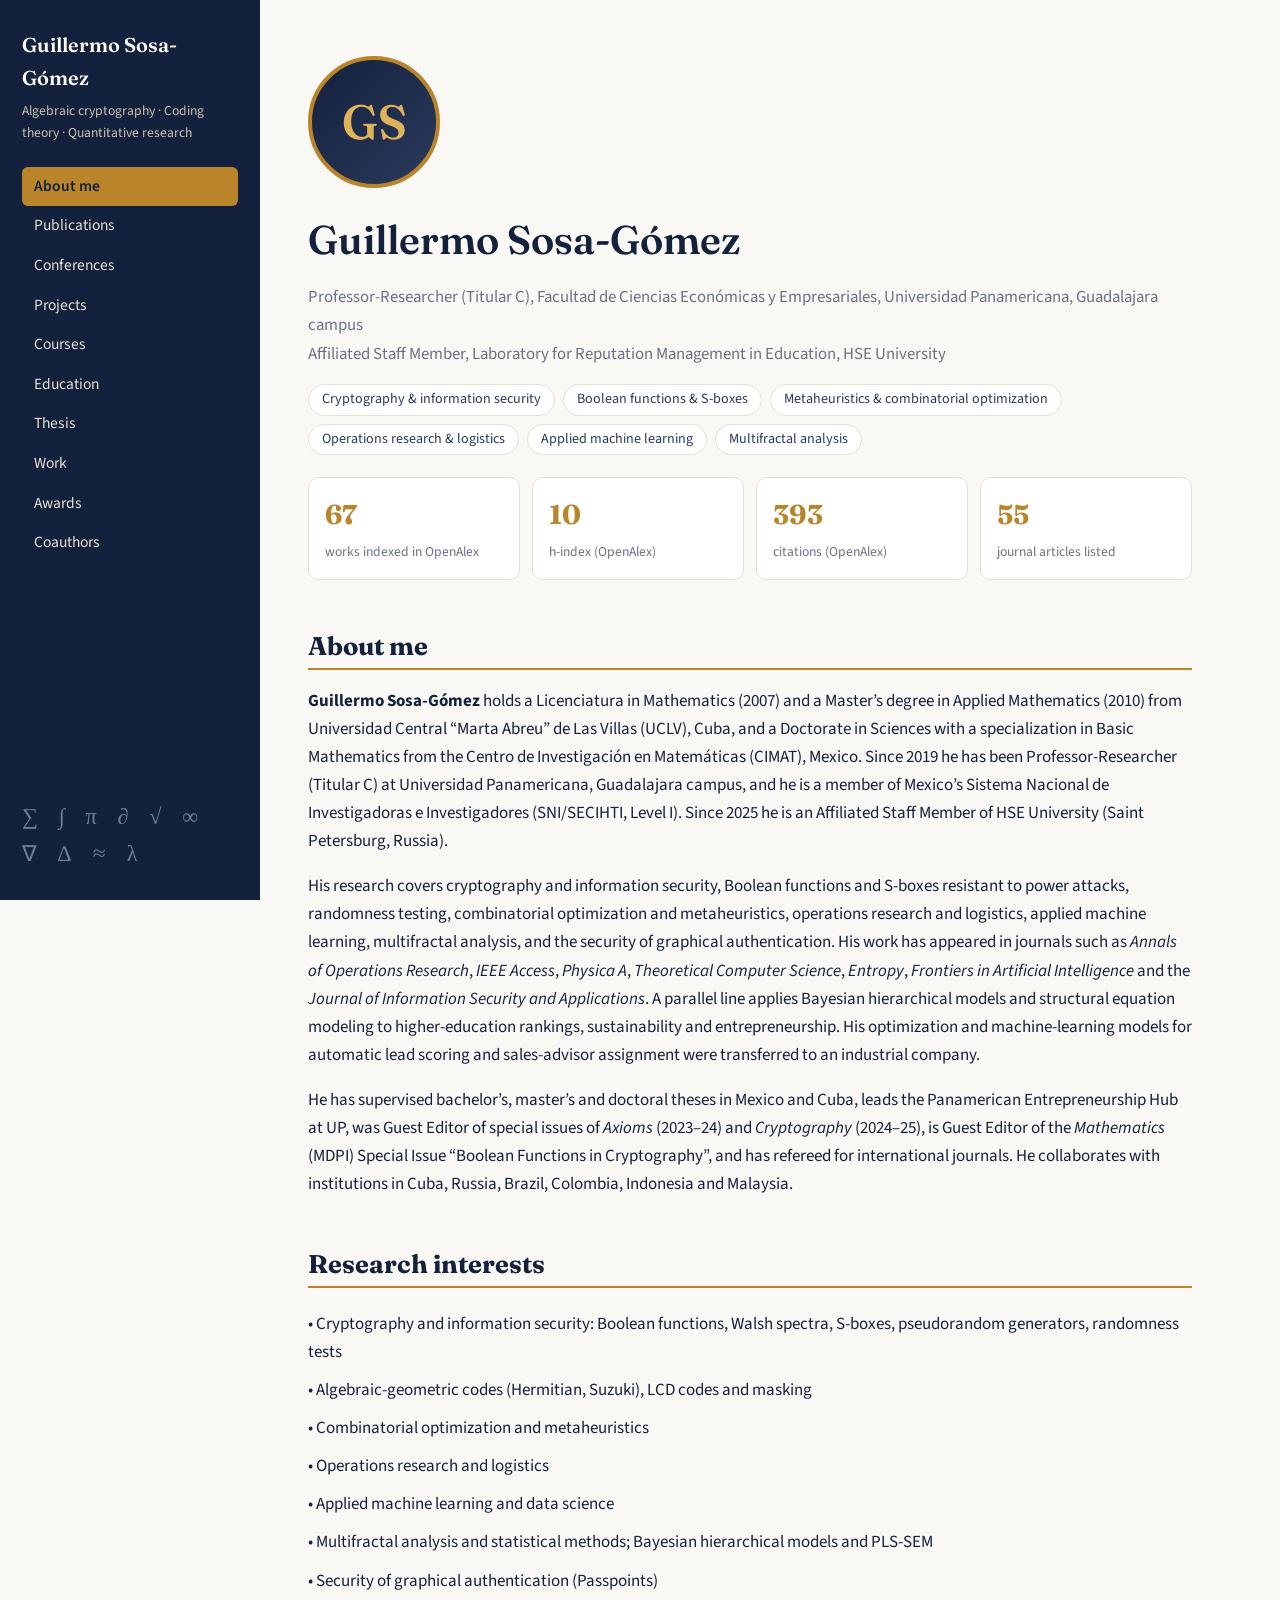
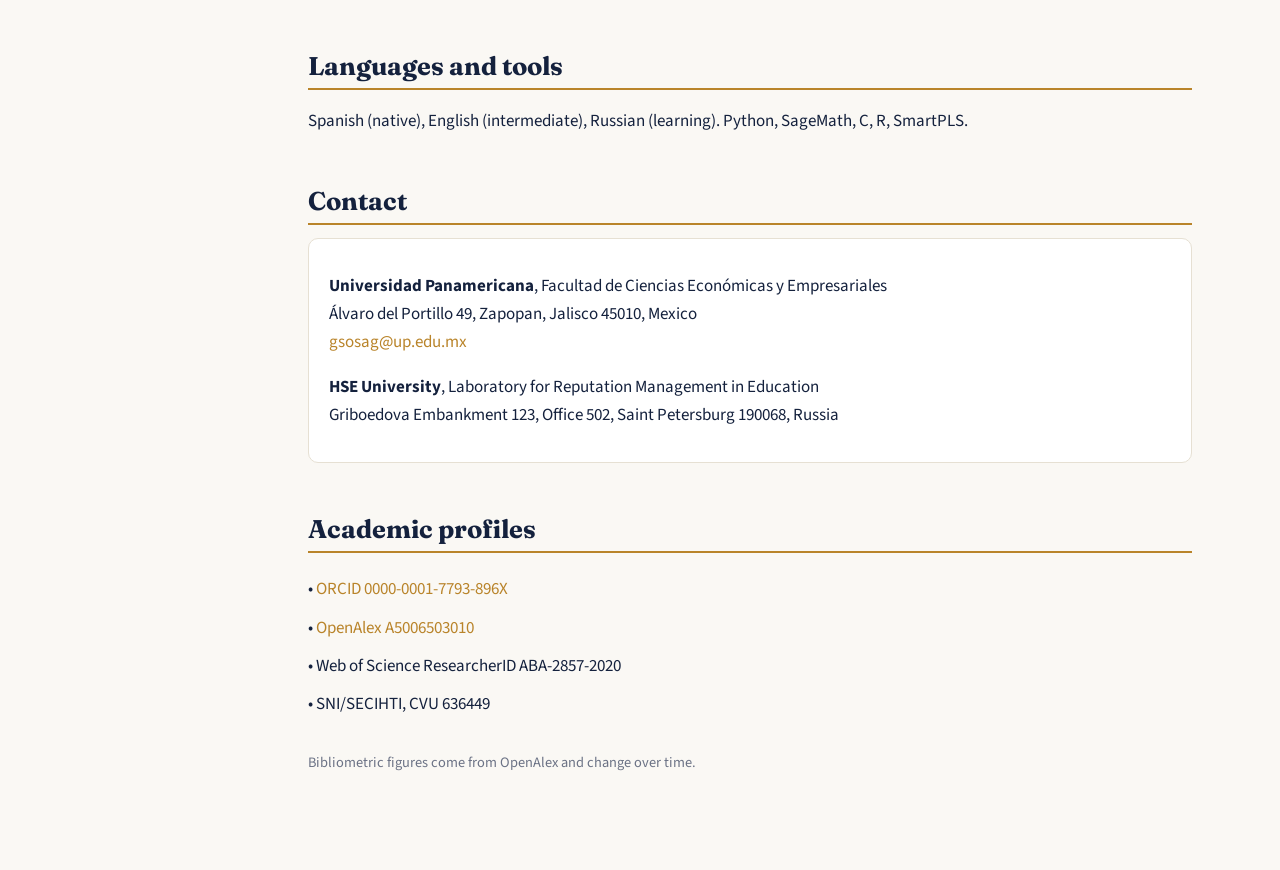
<file: index.html>
<!doctype html><html lang="en"><head><meta charset="utf-8"><meta name="viewport" content="width=device-width,initial-scale=1">
<title>Home — Guillermo Sosa-Gómez</title>
<meta name="description" content="Guillermo Sosa-Gómez — Professor-Researcher in algebraic cryptography, coding theory and quantitative research. Universidad Panamericana and HSE University.">
<meta name="author" content="Guillermo Sosa-Gómez">
<link rel="preconnect" href="https://fonts.googleapis.com"><link rel="preconnect" href="https://fonts.gstatic.com" crossorigin>
<link href="https://fonts.googleapis.com/css2?family=Fraunces:opsz,wght@9..144,500;9..144,600&family=Source+Sans+3:wght@400;600&display=swap" rel="stylesheet">
<link rel="stylesheet" href="style.css"></head><body>
<aside class="side"><div class="brand">Guillermo Sosa-Gómez</div><div class="tag">Algebraic cryptography · Coding theory · Quantitative research</div><nav><a href="index.html" class=on>About me</a><a href="papers.html">Publications</a><a href="conferences.html">Conferences</a><a href="projects.html">Projects</a><a href="courses.html">Courses</a><a href="education.html">Education</a><a href="thesis.html">Thesis</a><a href="work.html">Work</a><a href="awards.html">Awards</a><a href="coauthors.html">Coauthors</a></nav><div class="sym">∑ ∫ π ∂ √ ∞ ∇ ∆ ≈ λ</div></aside><main>
<div class="hero"><div class="mono">GS</div><div><h1>Guillermo Sosa-Gómez</h1>
<p class="sub">Professor-Researcher (Titular C), Facultad de Ciencias Económicas y Empresariales, Universidad Panamericana, Guadalajara campus</p>
<p class="sub">Affiliated Staff Member, Laboratory for Reputation Management in Education, HSE University</p></div></div>
<div class="chips"><span class="chip">Cryptography &amp; information security</span><span class="chip">Boolean functions &amp; S-boxes</span><span class="chip">Metaheuristics &amp; combinatorial optimization</span><span class="chip">Operations research &amp; logistics</span><span class="chip">Applied machine learning</span><span class="chip">Multifractal analysis</span></div>
<div class="stats"><div class="stat"><b>67</b><span>works indexed in OpenAlex</span></div><div class="stat"><b>10</b><span>h-index (OpenAlex)</span></div><div class="stat"><b>393</b><span>citations (OpenAlex)</span></div><div class="stat"><b>55</b><span>journal articles listed</span></div></div>

<h2>About me</h2>
<p><b>Guillermo Sosa-Gómez</b> holds a Licenciatura in Mathematics (2007) and a Master’s degree in Applied Mathematics (2010) from Universidad Central “Marta Abreu” de Las Villas (UCLV), Cuba, and a Doctorate in Sciences with a specialization in Basic Mathematics from the Centro de Investigación en Matemáticas (CIMAT), Mexico. Since 2019 he has been Professor-Researcher (Titular C) at Universidad Panamericana, Guadalajara campus, and he is a member of Mexico’s Sistema Nacional de Investigadoras e Investigadores (SNI/SECIHTI, Level I). Since 2025 he is an Affiliated Staff Member of HSE University (Saint Petersburg, Russia).</p>
<p>His research covers cryptography and information security, Boolean functions and S-boxes resistant to power attacks, randomness testing, combinatorial optimization and metaheuristics, operations research and logistics, applied machine learning, multifractal analysis, and the security of graphical authentication. His work has appeared in journals such as <i>Annals of Operations Research</i>, <i>IEEE Access</i>, <i>Physica A</i>, <i>Theoretical Computer Science</i>, <i>Entropy</i>, <i>Frontiers in Artificial Intelligence</i> and the <i>Journal of Information Security and Applications</i>. A parallel line applies Bayesian hierarchical models and structural equation modeling to higher-education rankings, sustainability and entrepreneurship. His optimization and machine-learning models for automatic lead scoring and sales-advisor assignment were transferred to an industrial company.</p>
<p>He has supervised bachelor’s, master’s and doctoral theses in Mexico and Cuba, leads the Panamerican Entrepreneurship Hub at UP, was Guest Editor of special issues of <i>Axioms</i> (2023–24) and <i>Cryptography</i> (2024–25), is Guest Editor of the <i>Mathematics</i> (MDPI) Special Issue “Boolean Functions in Cryptography”, and has refereed for international journals. He collaborates with institutions in Cuba, Russia, Brazil, Colombia, Indonesia and Malaysia.</p>

<h2>Research interests</h2>
<ul class="clean"><li>• Cryptography and information security: Boolean functions, Walsh spectra, S-boxes, pseudorandom generators, randomness tests</li>
<li>• Algebraic-geometric codes (Hermitian, Suzuki), LCD codes and masking</li>
<li>• Combinatorial optimization and metaheuristics</li>
<li>• Operations research and logistics</li>
<li>• Applied machine learning and data science</li>
<li>• Multifractal analysis and statistical methods; Bayesian hierarchical models and PLS-SEM</li>
<li>• Security of graphical authentication (Passpoints)</li></ul>

<h2>Languages and tools</h2>
<p>Spanish (native), English (intermediate), Russian (learning). Python, SageMath, C, R, SmartPLS.</p>

<h2>Contact</h2>
<div class="card"><p><b>Universidad Panamericana</b>, Facultad de Ciencias Económicas y Empresariales<br>Álvaro del Portillo 49, Zapopan, Jalisco 45010, Mexico<br><a href="mailto:gsosag@up.edu.mx">gsosag@up.edu.mx</a></p>
<p><b>HSE University</b>, Laboratory for Reputation Management in Education<br>Griboedova Embankment 123, Office 502, Saint Petersburg 190068, Russia</p></div>

<h2>Academic profiles</h2>
<ul class="clean">
<li>• <a href="https://orcid.org/0000-0001-7793-896X" target="_blank" rel="noopener">ORCID 0000-0001-7793-896X</a></li>
<li>• <a href="https://openalex.org/A5006503010" target="_blank" rel="noopener">OpenAlex A5006503010</a></li>
<li>• Web of Science ResearcherID ABA-2857-2020</li>
<li>• SNI/SECIHTI, CVU 636449</li></ul>
<p class="note">Bibliometric figures come from OpenAlex and change over time.</p>
</main></body></html>
</file>
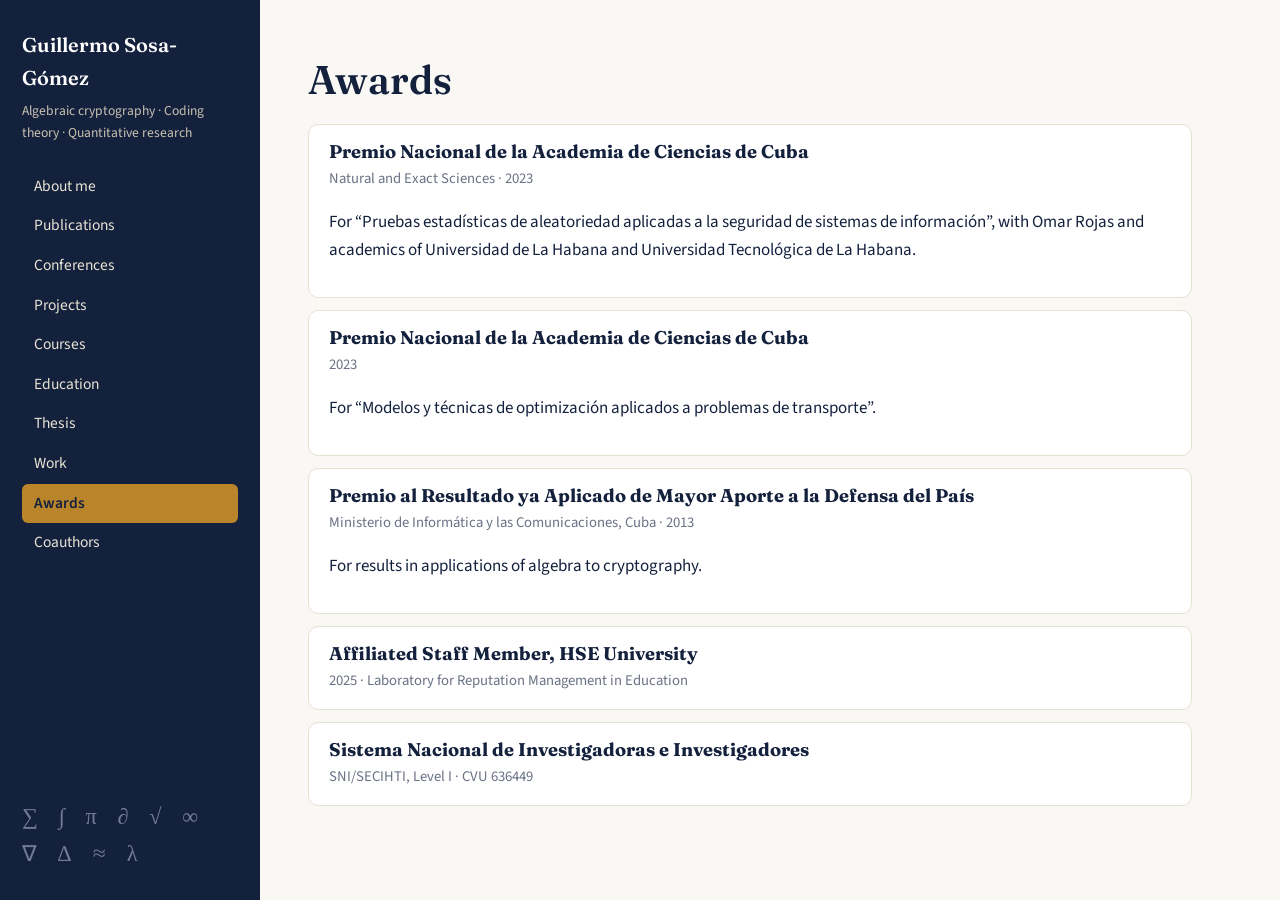
<file: awards.html>
<!doctype html><html lang="en"><head><meta charset="utf-8"><meta name="viewport" content="width=device-width,initial-scale=1">
<title>Awards — Guillermo Sosa-Gómez</title>
<meta name="description" content="Guillermo Sosa-Gómez — Professor-Researcher in algebraic cryptography, coding theory and quantitative research. Universidad Panamericana and HSE University.">
<meta name="author" content="Guillermo Sosa-Gómez">
<link rel="preconnect" href="https://fonts.googleapis.com"><link rel="preconnect" href="https://fonts.gstatic.com" crossorigin>
<link href="https://fonts.googleapis.com/css2?family=Fraunces:opsz,wght@9..144,500;9..144,600&family=Source+Sans+3:wght@400;600&display=swap" rel="stylesheet">
<link rel="stylesheet" href="style.css"></head><body>
<aside class="side"><div class="brand">Guillermo Sosa-Gómez</div><div class="tag">Algebraic cryptography · Coding theory · Quantitative research</div><nav><a href="index.html">About me</a><a href="papers.html">Publications</a><a href="conferences.html">Conferences</a><a href="projects.html">Projects</a><a href="courses.html">Courses</a><a href="education.html">Education</a><a href="thesis.html">Thesis</a><a href="work.html">Work</a><a href="awards.html" class=on>Awards</a><a href="coauthors.html">Coauthors</a></nav><div class="sym">∑ ∫ π ∂ √ ∞ ∇ ∆ ≈ λ</div></aside><main><h1>Awards</h1>
<div class="card"><h3>Premio Nacional de la Academia de Ciencias de Cuba</h3><div class="meta">Natural and Exact Sciences · 2023</div><p>For “Pruebas estadísticas de aleatoriedad aplicadas a la seguridad de sistemas de información”, with Omar Rojas and academics of Universidad de La Habana and Universidad Tecnológica de La Habana.</p></div>
<div class="card"><h3>Premio Nacional de la Academia de Ciencias de Cuba</h3><div class="meta">2023</div><p>For “Modelos y técnicas de optimización aplicados a problemas de transporte”.</p></div>
<div class="card"><h3>Premio al Resultado ya Aplicado de Mayor Aporte a la Defensa del País</h3><div class="meta">Ministerio de Informática y las Comunicaciones, Cuba · 2013</div><p>For results in applications of algebra to cryptography.</p></div>
<div class="card"><h3>Affiliated Staff Member, HSE University</h3><div class="meta">2025 · Laboratory for Reputation Management in Education</div></div>
<div class="card"><h3>Sistema Nacional de Investigadoras e Investigadores</h3><div class="meta">SNI/SECIHTI, Level I · CVU 636449</div></div></main></body></html>
</file>
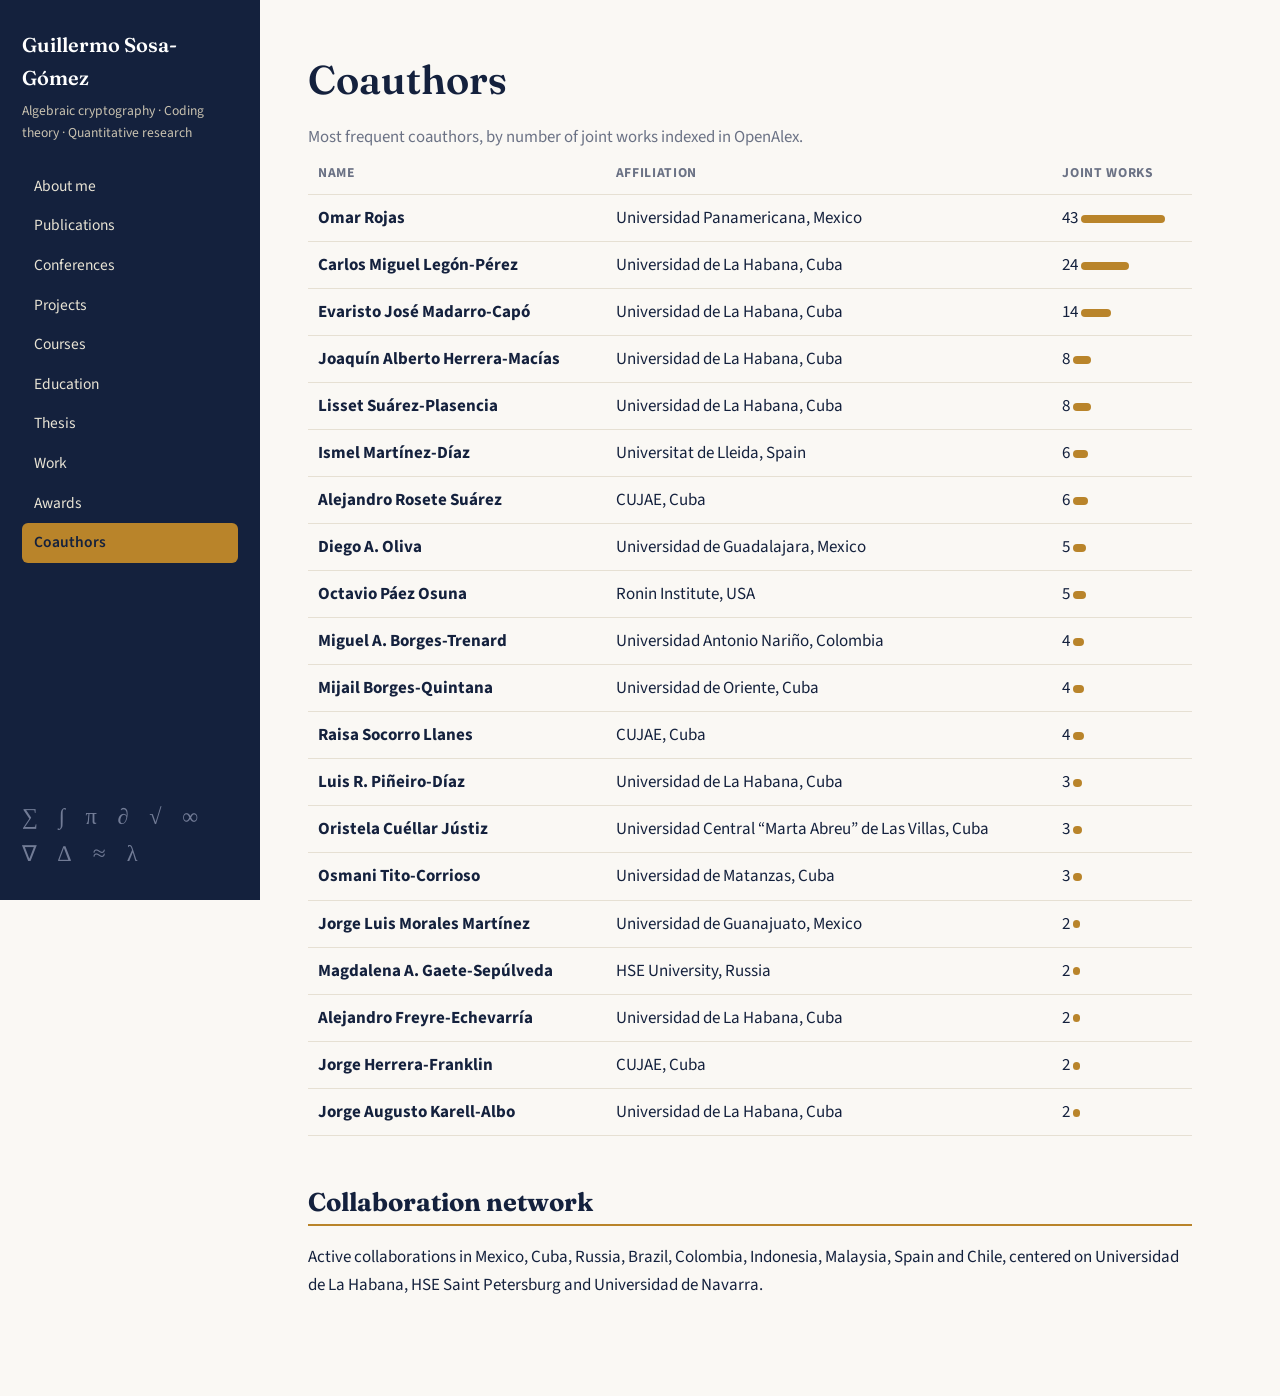
<file: coauthors.html>
<!doctype html><html lang="en"><head><meta charset="utf-8"><meta name="viewport" content="width=device-width,initial-scale=1">
<title>Coauthors — Guillermo Sosa-Gómez</title>
<meta name="description" content="Guillermo Sosa-Gómez — Professor-Researcher in algebraic cryptography, coding theory and quantitative research. Universidad Panamericana and HSE University.">
<meta name="author" content="Guillermo Sosa-Gómez">
<link rel="preconnect" href="https://fonts.googleapis.com"><link rel="preconnect" href="https://fonts.gstatic.com" crossorigin>
<link href="https://fonts.googleapis.com/css2?family=Fraunces:opsz,wght@9..144,500;9..144,600&family=Source+Sans+3:wght@400;600&display=swap" rel="stylesheet">
<link rel="stylesheet" href="style.css"></head><body>
<aside class="side"><div class="brand">Guillermo Sosa-Gómez</div><div class="tag">Algebraic cryptography · Coding theory · Quantitative research</div><nav><a href="index.html">About me</a><a href="papers.html">Publications</a><a href="conferences.html">Conferences</a><a href="projects.html">Projects</a><a href="courses.html">Courses</a><a href="education.html">Education</a><a href="thesis.html">Thesis</a><a href="work.html">Work</a><a href="awards.html">Awards</a><a href="coauthors.html" class=on>Coauthors</a></nav><div class="sym">∑ ∫ π ∂ √ ∞ ∇ ∆ ≈ λ</div></aside><main><h1>Coauthors</h1><p class="sub">Most frequent coauthors, by number of joint works indexed in OpenAlex.</p>
<table><thead><tr><th>Name</th><th>Affiliation</th><th>Joint works</th></tr></thead><tbody><tr><td><b>Omar Rojas</b></td><td>Universidad Panamericana, Mexico</td><td>43 <span class="bar" style="width:84px"></span></td></tr><tr><td><b>Carlos Miguel Legón-Pérez</b></td><td>Universidad de La Habana, Cuba</td><td>24 <span class="bar" style="width:48px"></span></td></tr><tr><td><b>Evaristo José Madarro-Capó</b></td><td>Universidad de La Habana, Cuba</td><td>14 <span class="bar" style="width:30px"></span></td></tr><tr><td><b>Joaquín Alberto Herrera-Macías</b></td><td>Universidad de La Habana, Cuba</td><td>8 <span class="bar" style="width:18px"></span></td></tr><tr><td><b>Lisset Suárez-Plasencia</b></td><td>Universidad de La Habana, Cuba</td><td>8 <span class="bar" style="width:18px"></span></td></tr><tr><td><b>Ismel Martínez-Díaz</b></td><td>Universitat de Lleida, Spain</td><td>6 <span class="bar" style="width:15px"></span></td></tr><tr><td><b>Alejandro Rosete Suárez</b></td><td>CUJAE, Cuba</td><td>6 <span class="bar" style="width:15px"></span></td></tr><tr><td><b>Diego A. Oliva</b></td><td>Universidad de Guadalajara, Mexico</td><td>5 <span class="bar" style="width:13px"></span></td></tr><tr><td><b>Octavio Páez Osuna</b></td><td>Ronin Institute, USA</td><td>5 <span class="bar" style="width:13px"></span></td></tr><tr><td><b>Miguel A. Borges-Trenard</b></td><td>Universidad Antonio Nariño, Colombia</td><td>4 <span class="bar" style="width:11px"></span></td></tr><tr><td><b>Mijail Borges-Quintana</b></td><td>Universidad de Oriente, Cuba</td><td>4 <span class="bar" style="width:11px"></span></td></tr><tr><td><b>Raisa Socorro Llanes</b></td><td>CUJAE, Cuba</td><td>4 <span class="bar" style="width:11px"></span></td></tr><tr><td><b>Luis R. Piñeiro-Díaz</b></td><td>Universidad de La Habana, Cuba</td><td>3 <span class="bar" style="width:9px"></span></td></tr><tr><td><b>Oristela Cuéllar Jústiz</b></td><td>Universidad Central “Marta Abreu” de Las Villas, Cuba</td><td>3 <span class="bar" style="width:9px"></span></td></tr><tr><td><b>Osmani Tito-Corrioso</b></td><td>Universidad de Matanzas, Cuba</td><td>3 <span class="bar" style="width:9px"></span></td></tr><tr><td><b>Jorge Luis Morales Martínez</b></td><td>Universidad de Guanajuato, Mexico</td><td>2 <span class="bar" style="width:7px"></span></td></tr><tr><td><b>Magdalena A. Gaete-Sepúlveda</b></td><td>HSE University, Russia</td><td>2 <span class="bar" style="width:7px"></span></td></tr><tr><td><b>Alejandro Freyre-Echevarría</b></td><td>Universidad de La Habana, Cuba</td><td>2 <span class="bar" style="width:7px"></span></td></tr><tr><td><b>Jorge Herrera-Franklin</b></td><td>CUJAE, Cuba</td><td>2 <span class="bar" style="width:7px"></span></td></tr><tr><td><b>Jorge Augusto Karell-Albo</b></td><td>Universidad de La Habana, Cuba</td><td>2 <span class="bar" style="width:7px"></span></td></tr></tbody></table>
<h2>Collaboration network</h2><p>Active collaborations in Mexico, Cuba, Russia, Brazil, Colombia, Indonesia, Malaysia, Spain and Chile, centered on Universidad de La Habana, HSE Saint Petersburg and Universidad de Navarra.</p></main></body></html>
</file>
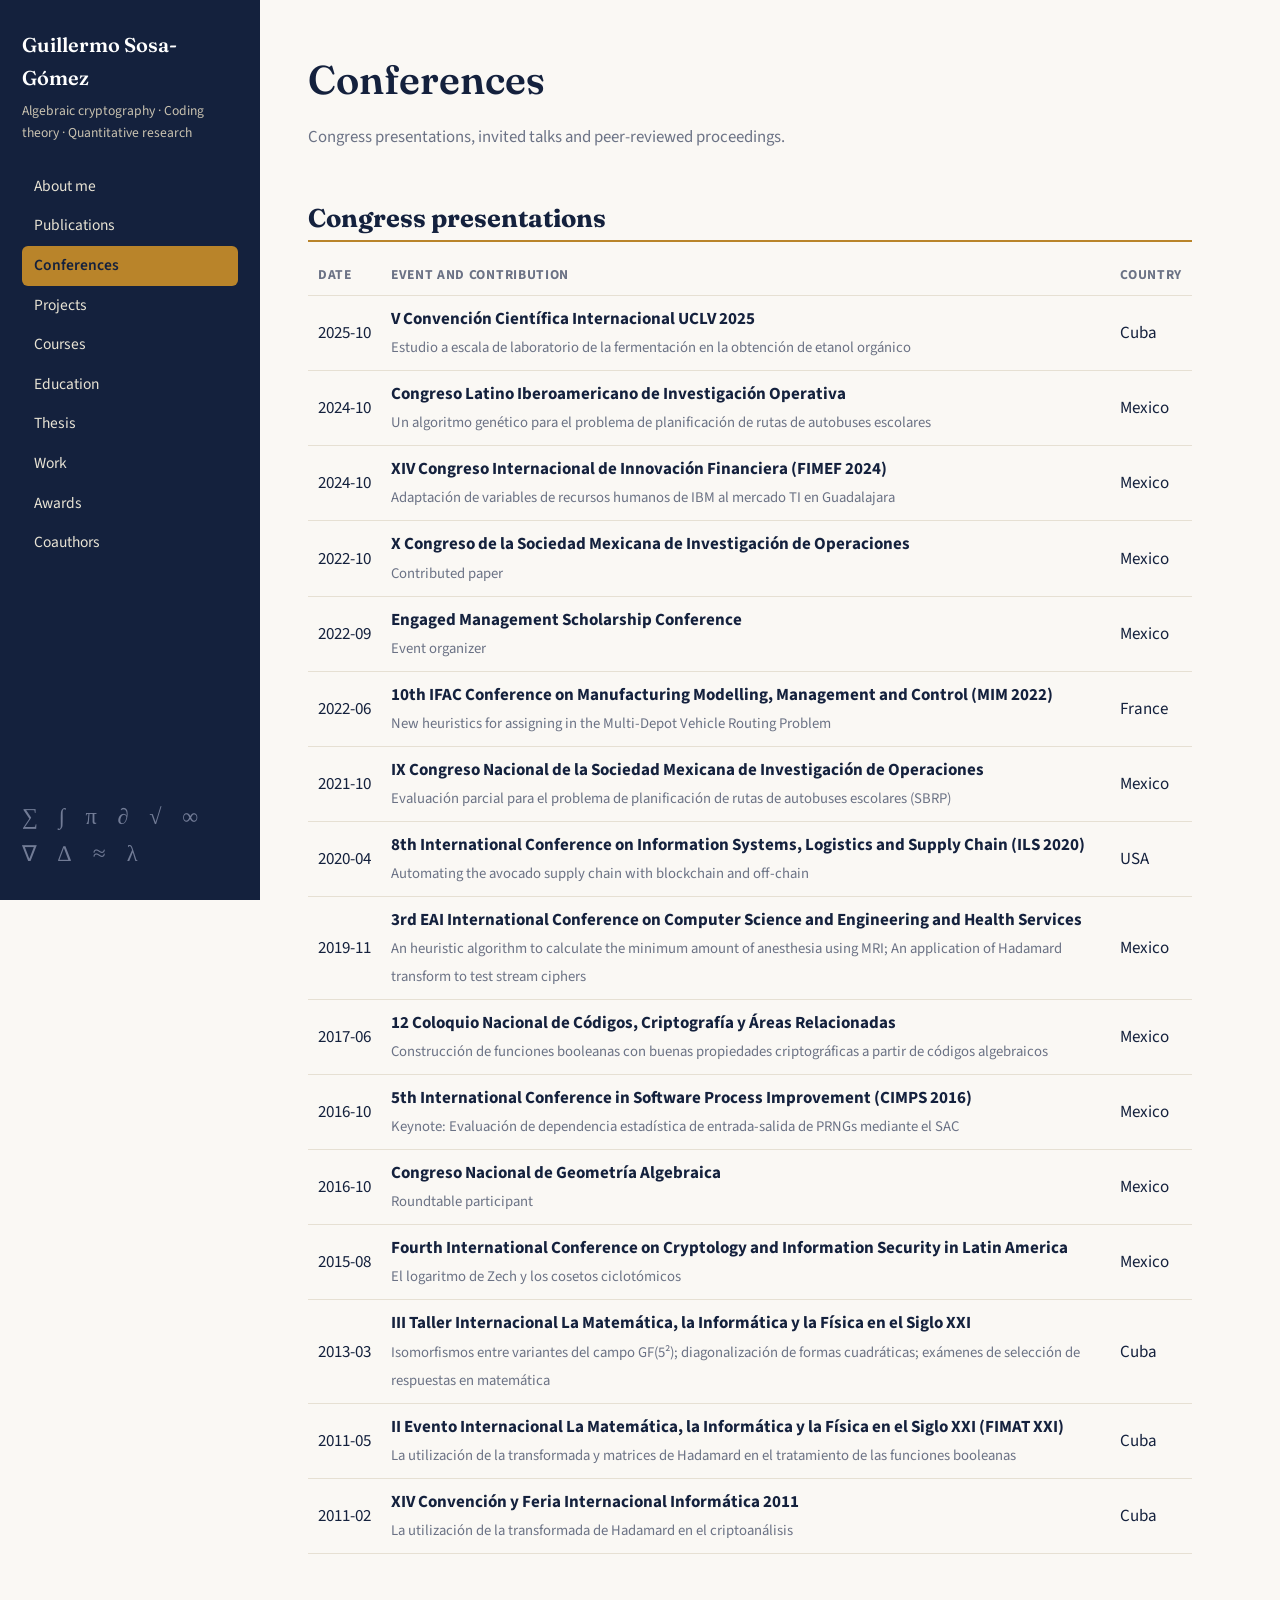
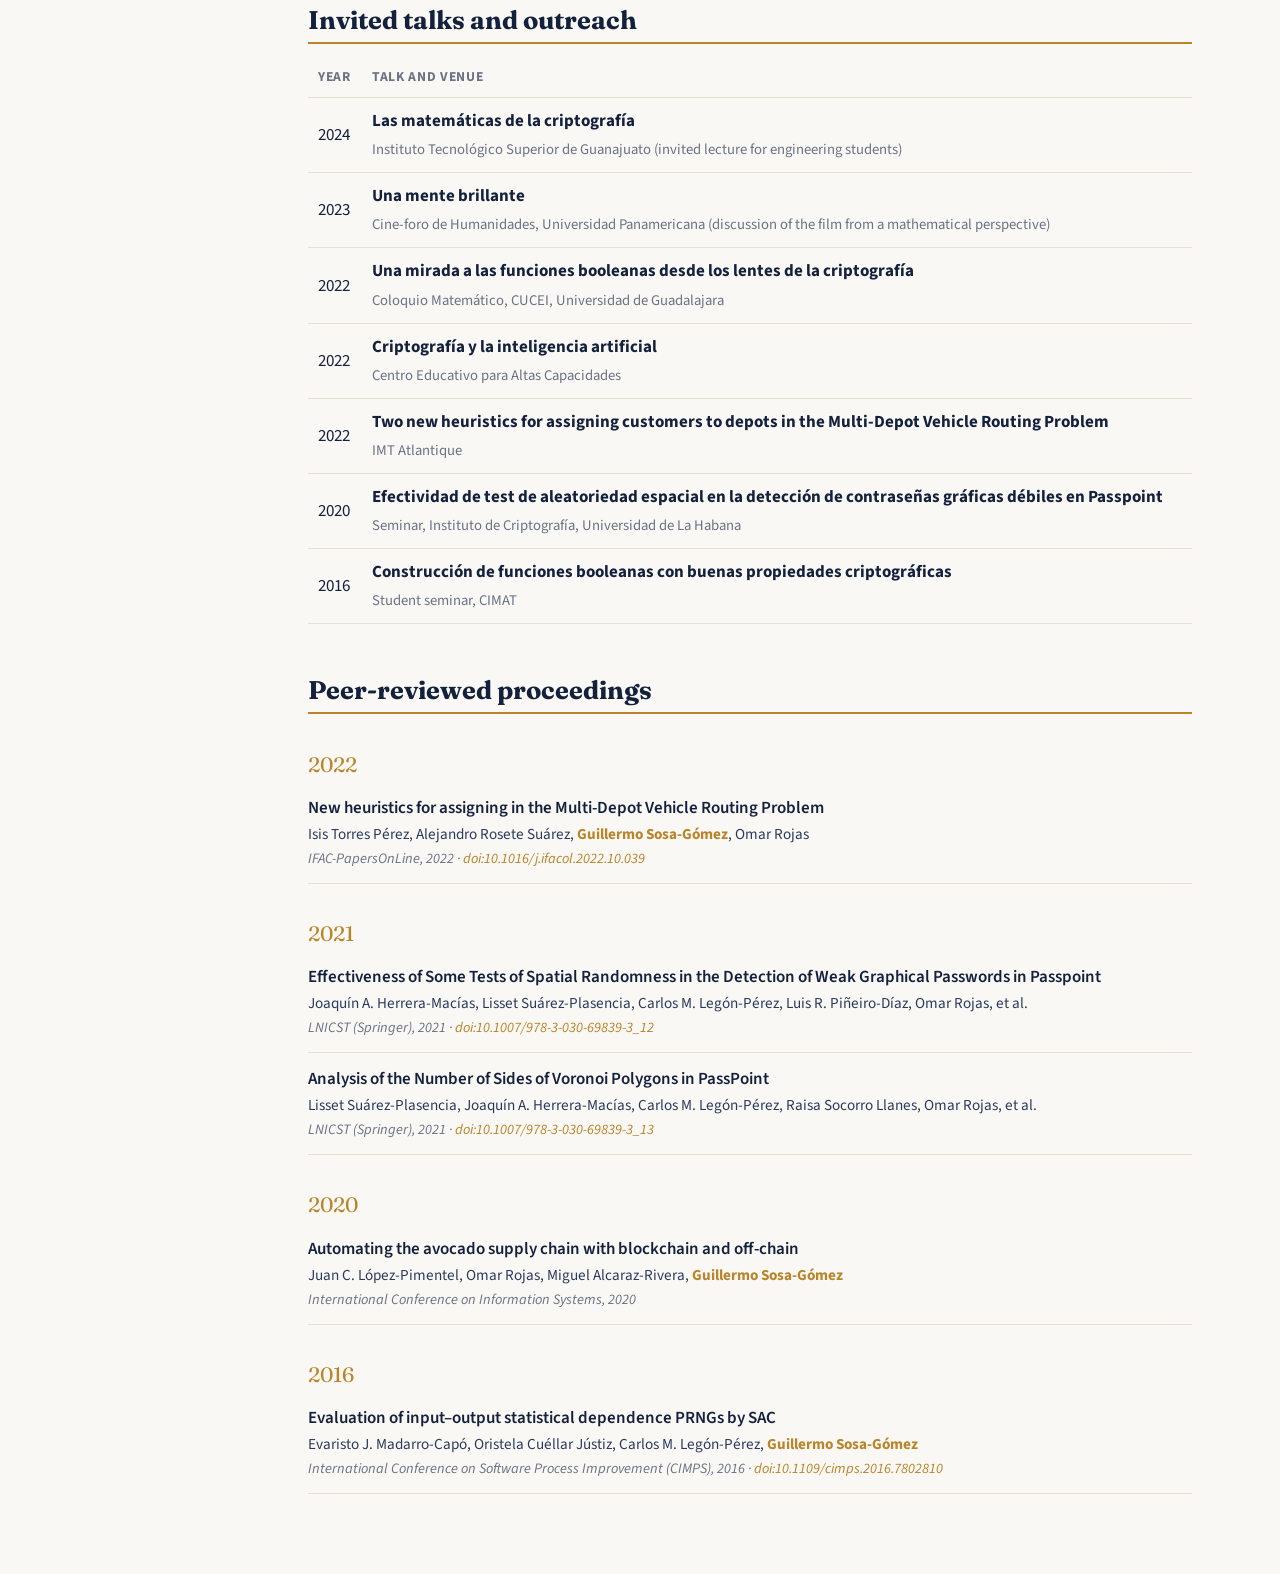
<file: conferences.html>
<!doctype html><html lang="en"><head><meta charset="utf-8"><meta name="viewport" content="width=device-width,initial-scale=1">
<title>Conferences — Guillermo Sosa-Gómez</title>
<meta name="description" content="Guillermo Sosa-Gómez — Professor-Researcher in algebraic cryptography, coding theory and quantitative research. Universidad Panamericana and HSE University.">
<meta name="author" content="Guillermo Sosa-Gómez">
<link rel="preconnect" href="https://fonts.googleapis.com"><link rel="preconnect" href="https://fonts.gstatic.com" crossorigin>
<link href="https://fonts.googleapis.com/css2?family=Fraunces:opsz,wght@9..144,500;9..144,600&family=Source+Sans+3:wght@400;600&display=swap" rel="stylesheet">
<link rel="stylesheet" href="style.css"></head><body>
<aside class="side"><div class="brand">Guillermo Sosa-Gómez</div><div class="tag">Algebraic cryptography · Coding theory · Quantitative research</div><nav><a href="index.html">About me</a><a href="papers.html">Publications</a><a href="conferences.html" class=on>Conferences</a><a href="projects.html">Projects</a><a href="courses.html">Courses</a><a href="education.html">Education</a><a href="thesis.html">Thesis</a><a href="work.html">Work</a><a href="awards.html">Awards</a><a href="coauthors.html">Coauthors</a></nav><div class="sym">∑ ∫ π ∂ √ ∞ ∇ ∆ ≈ λ</div></aside><main><h1>Conferences</h1><p class="sub">Congress presentations, invited talks and peer-reviewed proceedings.</p>
<h2>Congress presentations</h2><table><thead><tr><th>Date</th><th>Event and contribution</th><th>Country</th></tr></thead><tbody><tr><td style="white-space:nowrap">2025-10</td><td><b>V Convención Científica Internacional UCLV 2025</b><br><span class="meta">Estudio a escala de laboratorio de la fermentación en la obtención de etanol orgánico</span></td><td>Cuba</td></tr><tr><td style="white-space:nowrap">2024-10</td><td><b>Congreso Latino Iberoamericano de Investigación Operativa</b><br><span class="meta">Un algoritmo genético para el problema de planificación de rutas de autobuses escolares</span></td><td>Mexico</td></tr><tr><td style="white-space:nowrap">2024-10</td><td><b>XIV Congreso Internacional de Innovación Financiera (FIMEF 2024)</b><br><span class="meta">Adaptación de variables de recursos humanos de IBM al mercado TI en Guadalajara</span></td><td>Mexico</td></tr><tr><td style="white-space:nowrap">2022-10</td><td><b>X Congreso de la Sociedad Mexicana de Investigación de Operaciones</b><br><span class="meta">Contributed paper</span></td><td>Mexico</td></tr><tr><td style="white-space:nowrap">2022-09</td><td><b>Engaged Management Scholarship Conference</b><br><span class="meta">Event organizer</span></td><td>Mexico</td></tr><tr><td style="white-space:nowrap">2022-06</td><td><b>10th IFAC Conference on Manufacturing Modelling, Management and Control (MIM 2022)</b><br><span class="meta">New heuristics for assigning in the Multi-Depot Vehicle Routing Problem</span></td><td>France</td></tr><tr><td style="white-space:nowrap">2021-10</td><td><b>IX Congreso Nacional de la Sociedad Mexicana de Investigación de Operaciones</b><br><span class="meta">Evaluación parcial para el problema de planificación de rutas de autobuses escolares (SBRP)</span></td><td>Mexico</td></tr><tr><td style="white-space:nowrap">2020-04</td><td><b>8th International Conference on Information Systems, Logistics and Supply Chain (ILS 2020)</b><br><span class="meta">Automating the avocado supply chain with blockchain and off-chain</span></td><td>USA</td></tr><tr><td style="white-space:nowrap">2019-11</td><td><b>3rd EAI International Conference on Computer Science and Engineering and Health Services</b><br><span class="meta">An heuristic algorithm to calculate the minimum amount of anesthesia using MRI; An application of Hadamard transform to test stream ciphers</span></td><td>Mexico</td></tr><tr><td style="white-space:nowrap">2017-06</td><td><b>12 Coloquio Nacional de Códigos, Criptografía y Áreas Relacionadas</b><br><span class="meta">Construcción de funciones booleanas con buenas propiedades criptográficas a partir de códigos algebraicos</span></td><td>Mexico</td></tr><tr><td style="white-space:nowrap">2016-10</td><td><b>5th International Conference in Software Process Improvement (CIMPS 2016)</b><br><span class="meta">Keynote: Evaluación de dependencia estadística de entrada-salida de PRNGs mediante el SAC</span></td><td>Mexico</td></tr><tr><td style="white-space:nowrap">2016-10</td><td><b>Congreso Nacional de Geometría Algebraica</b><br><span class="meta">Roundtable participant</span></td><td>Mexico</td></tr><tr><td style="white-space:nowrap">2015-08</td><td><b>Fourth International Conference on Cryptology and Information Security in Latin America</b><br><span class="meta">El logaritmo de Zech y los cosetos ciclotómicos</span></td><td>Mexico</td></tr><tr><td style="white-space:nowrap">2013-03</td><td><b>III Taller Internacional La Matemática, la Informática y la Física en el Siglo XXI</b><br><span class="meta">Isomorfismos entre variantes del campo GF(5²); diagonalización de formas cuadráticas; exámenes de selección de respuestas en matemática</span></td><td>Cuba</td></tr><tr><td style="white-space:nowrap">2011-05</td><td><b>II Evento Internacional La Matemática, la Informática y la Física en el Siglo XXI (FIMAT XXI)</b><br><span class="meta">La utilización de la transformada y matrices de Hadamard en el tratamiento de las funciones booleanas</span></td><td>Cuba</td></tr><tr><td style="white-space:nowrap">2011-02</td><td><b>XIV Convención y Feria Internacional Informática 2011</b><br><span class="meta">La utilización de la transformada de Hadamard en el criptoanálisis</span></td><td>Cuba</td></tr></tbody></table>
<h2>Invited talks and outreach</h2><table><thead><tr><th>Year</th><th>Talk and venue</th></tr></thead><tbody><tr><td>2024</td><td><b>Las matemáticas de la criptografía</b><br><span class="meta">Instituto Tecnológico Superior de Guanajuato (invited lecture for engineering students)</span></td></tr><tr><td>2023</td><td><b>Una mente brillante</b><br><span class="meta">Cine-foro de Humanidades, Universidad Panamericana (discussion of the film from a mathematical perspective)</span></td></tr><tr><td>2022</td><td><b>Una mirada a las funciones booleanas desde los lentes de la criptografía</b><br><span class="meta">Coloquio Matemático, CUCEI, Universidad de Guadalajara</span></td></tr><tr><td>2022</td><td><b>Criptografía y la inteligencia artificial</b><br><span class="meta">Centro Educativo para Altas Capacidades</span></td></tr><tr><td>2022</td><td><b>Two new heuristics for assigning customers to depots in the Multi-Depot Vehicle Routing Problem</b><br><span class="meta">IMT Atlantique</span></td></tr><tr><td>2020</td><td><b>Efectividad de test de aleatoriedad espacial en la detección de contraseñas gráficas débiles en Passpoint</b><br><span class="meta">Seminar, Instituto de Criptografía, Universidad de La Habana</span></td></tr><tr><td>2016</td><td><b>Construcción de funciones booleanas con buenas propiedades criptográficas</b><br><span class="meta">Student seminar, CIMAT</span></td></tr></tbody></table>
<h2>Peer-reviewed proceedings</h2><div class="yr" data-y="2022">2022</div><div class="pub"><div class="t">New heuristics for assigning in the Multi-Depot Vehicle Routing Problem</div><div class="a">Isis Torres Pérez, Alejandro Rosete Suárez, <b class="me">Guillermo Sosa-Gómez</b>, Omar Rojas</div><div class="v">IFAC-PapersOnLine, 2022 · <a href="https://doi.org/10.1016/j.ifacol.2022.10.039" target="_blank" rel="noopener">doi:10.1016/j.ifacol.2022.10.039</a></div></div><div class="yr" data-y="2021">2021</div><div class="pub"><div class="t">Effectiveness of Some Tests of Spatial Randomness in the Detection of Weak Graphical Passwords in Passpoint</div><div class="a">Joaquín A. Herrera-Macías, Lisset Suárez-Plasencia, Carlos M. Legón-Pérez, Luis R. Piñeiro-Díaz, Omar Rojas, et al.</div><div class="v">LNICST (Springer), 2021 · <a href="https://doi.org/10.1007/978-3-030-69839-3_12" target="_blank" rel="noopener">doi:10.1007/978-3-030-69839-3_12</a></div></div><div class="pub"><div class="t">Analysis of the Number of Sides of Voronoi Polygons in PassPoint</div><div class="a">Lisset Suárez-Plasencia, Joaquín A. Herrera-Macías, Carlos M. Legón-Pérez, Raisa Socorro Llanes, Omar Rojas, et al.</div><div class="v">LNICST (Springer), 2021 · <a href="https://doi.org/10.1007/978-3-030-69839-3_13" target="_blank" rel="noopener">doi:10.1007/978-3-030-69839-3_13</a></div></div><div class="yr" data-y="2020">2020</div><div class="pub"><div class="t">Automating the avocado supply chain with blockchain and off-chain</div><div class="a">Juan C. López-Pimentel, Omar Rojas, Miguel Alcaraz-Rivera, <b class="me">Guillermo Sosa-Gómez</b></div><div class="v">International Conference on Information Systems, 2020</div></div><div class="yr" data-y="2016">2016</div><div class="pub"><div class="t">Evaluation of input–output statistical dependence PRNGs by SAC</div><div class="a">Evaristo J. Madarro-Capó, Oristela Cuéllar Jústiz, Carlos M. Legón-Pérez, <b class="me">Guillermo Sosa-Gómez</b></div><div class="v">International Conference on Software Process Improvement (CIMPS), 2016 · <a href="https://doi.org/10.1109/cimps.2016.7802810" target="_blank" rel="noopener">doi:10.1109/cimps.2016.7802810</a></div></div></main></body></html>
</file>
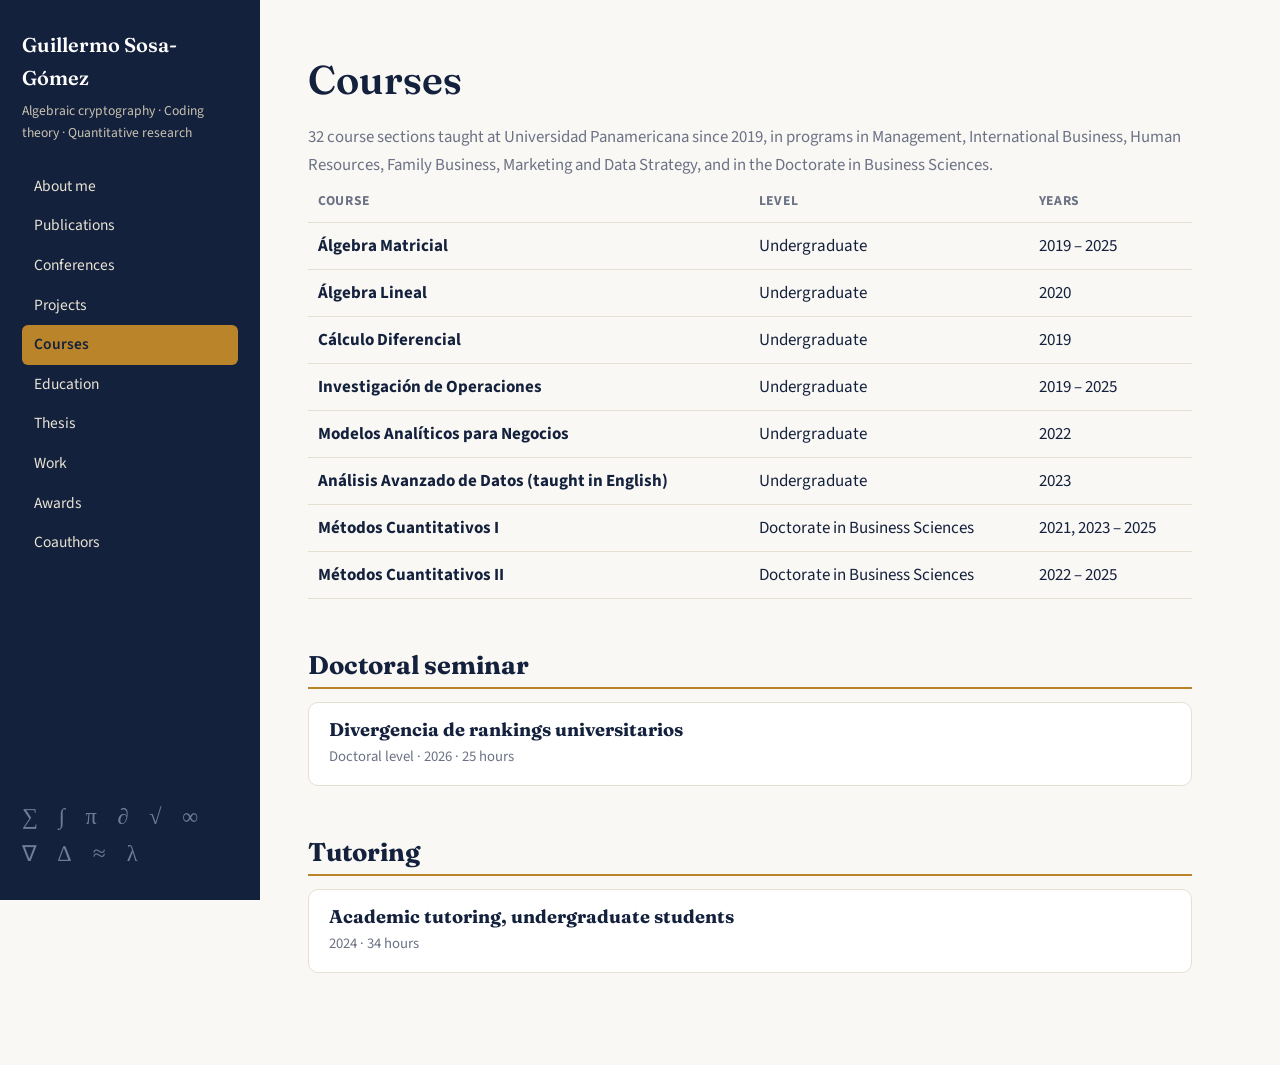
<file: courses.html>
<!doctype html><html lang="en"><head><meta charset="utf-8"><meta name="viewport" content="width=device-width,initial-scale=1">
<title>Courses — Guillermo Sosa-Gómez</title>
<meta name="description" content="Guillermo Sosa-Gómez — Professor-Researcher in algebraic cryptography, coding theory and quantitative research. Universidad Panamericana and HSE University.">
<meta name="author" content="Guillermo Sosa-Gómez">
<link rel="preconnect" href="https://fonts.googleapis.com"><link rel="preconnect" href="https://fonts.gstatic.com" crossorigin>
<link href="https://fonts.googleapis.com/css2?family=Fraunces:opsz,wght@9..144,500;9..144,600&family=Source+Sans+3:wght@400;600&display=swap" rel="stylesheet">
<link rel="stylesheet" href="style.css"></head><body>
<aside class="side"><div class="brand">Guillermo Sosa-Gómez</div><div class="tag">Algebraic cryptography · Coding theory · Quantitative research</div><nav><a href="index.html">About me</a><a href="papers.html">Publications</a><a href="conferences.html">Conferences</a><a href="projects.html">Projects</a><a href="courses.html" class=on>Courses</a><a href="education.html">Education</a><a href="thesis.html">Thesis</a><a href="work.html">Work</a><a href="awards.html">Awards</a><a href="coauthors.html">Coauthors</a></nav><div class="sym">∑ ∫ π ∂ √ ∞ ∇ ∆ ≈ λ</div></aside><main><h1>Courses</h1><p class="sub">32 course sections taught at Universidad Panamericana since 2019, in programs in Management, International Business, Human Resources, Family Business, Marketing and Data Strategy, and in the Doctorate in Business Sciences.</p>
<table><thead><tr><th>Course</th><th>Level</th><th>Years</th></tr></thead><tbody><tr><td><b>Álgebra Matricial</b></td><td>Undergraduate</td><td>2019 – 2025</td></tr><tr><td><b>Álgebra Lineal</b></td><td>Undergraduate</td><td>2020</td></tr><tr><td><b>Cálculo Diferencial</b></td><td>Undergraduate</td><td>2019</td></tr><tr><td><b>Investigación de Operaciones</b></td><td>Undergraduate</td><td>2019 – 2025</td></tr><tr><td><b>Modelos Analíticos para Negocios</b></td><td>Undergraduate</td><td>2022</td></tr><tr><td><b>Análisis Avanzado de Datos (taught in English)</b></td><td>Undergraduate</td><td>2023</td></tr><tr><td><b>Métodos Cuantitativos I</b></td><td>Doctorate in Business Sciences</td><td>2021, 2023 – 2025</td></tr><tr><td><b>Métodos Cuantitativos II</b></td><td>Doctorate in Business Sciences</td><td>2022 – 2025</td></tr></tbody></table>
<h2>Doctoral seminar</h2><div class="card"><h3>Divergencia de rankings universitarios</h3><div class="meta">Doctoral level · 2026 · 25 hours</div></div>
<h2>Tutoring</h2><div class="card"><h3>Academic tutoring, undergraduate students</h3><div class="meta">2024 · 34 hours</div></div></main></body></html>
</file>
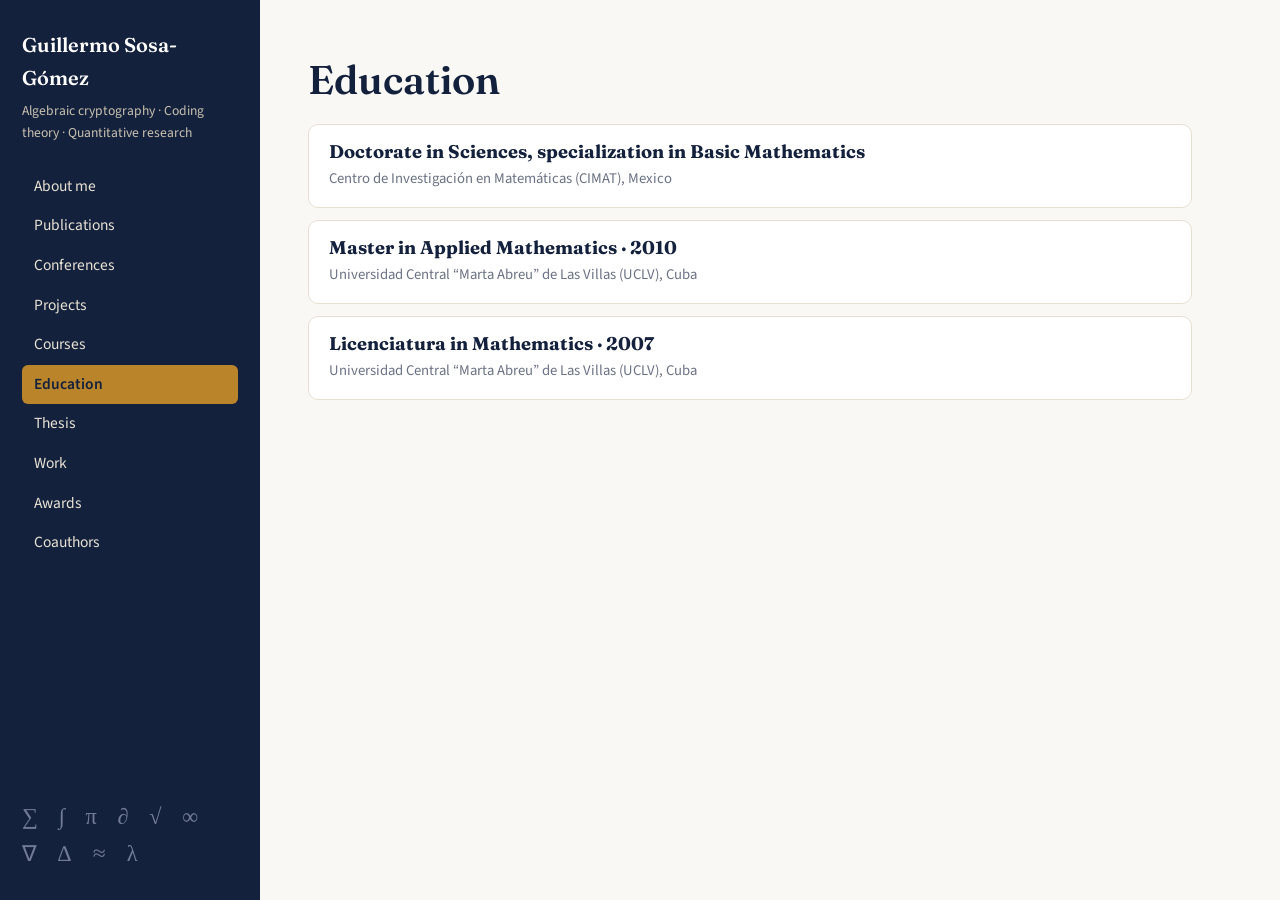
<file: education.html>
<!doctype html><html lang="en"><head><meta charset="utf-8"><meta name="viewport" content="width=device-width,initial-scale=1">
<title>Education — Guillermo Sosa-Gómez</title>
<meta name="description" content="Guillermo Sosa-Gómez — Professor-Researcher in algebraic cryptography, coding theory and quantitative research. Universidad Panamericana and HSE University.">
<meta name="author" content="Guillermo Sosa-Gómez">
<link rel="preconnect" href="https://fonts.googleapis.com"><link rel="preconnect" href="https://fonts.gstatic.com" crossorigin>
<link href="https://fonts.googleapis.com/css2?family=Fraunces:opsz,wght@9..144,500;9..144,600&family=Source+Sans+3:wght@400;600&display=swap" rel="stylesheet">
<link rel="stylesheet" href="style.css"></head><body>
<aside class="side"><div class="brand">Guillermo Sosa-Gómez</div><div class="tag">Algebraic cryptography · Coding theory · Quantitative research</div><nav><a href="index.html">About me</a><a href="papers.html">Publications</a><a href="conferences.html">Conferences</a><a href="projects.html">Projects</a><a href="courses.html">Courses</a><a href="education.html" class=on>Education</a><a href="thesis.html">Thesis</a><a href="work.html">Work</a><a href="awards.html">Awards</a><a href="coauthors.html">Coauthors</a></nav><div class="sym">∑ ∫ π ∂ √ ∞ ∇ ∆ ≈ λ</div></aside><main><h1>Education</h1>
<div class="card"><h3>Doctorate in Sciences, specialization in Basic Mathematics</h3><div class="meta">Centro de Investigación en Matemáticas (CIMAT), Mexico</div></div>
<div class="card"><h3>Master in Applied Mathematics · 2010</h3><div class="meta">Universidad Central “Marta Abreu” de Las Villas (UCLV), Cuba</div></div>
<div class="card"><h3>Licenciatura in Mathematics · 2007</h3><div class="meta">Universidad Central “Marta Abreu” de Las Villas (UCLV), Cuba</div></div></main></body></html>
</file>
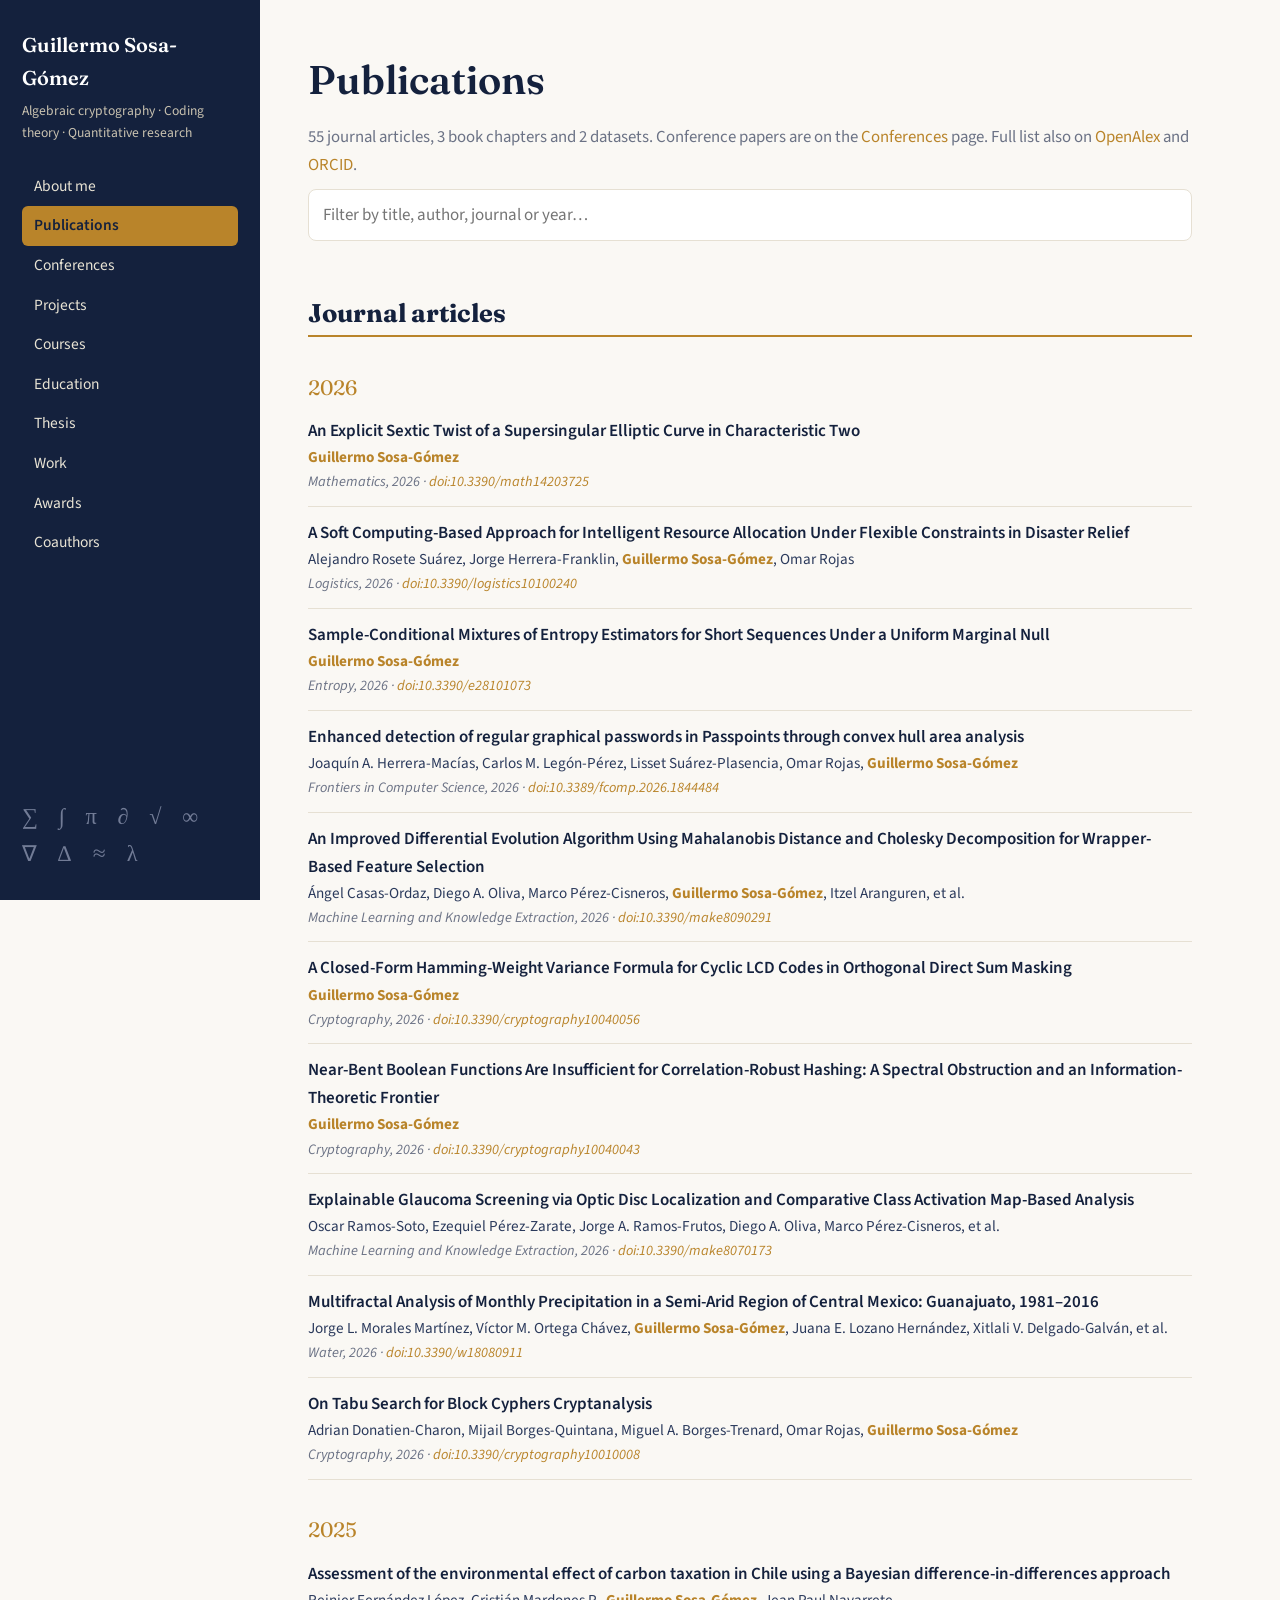
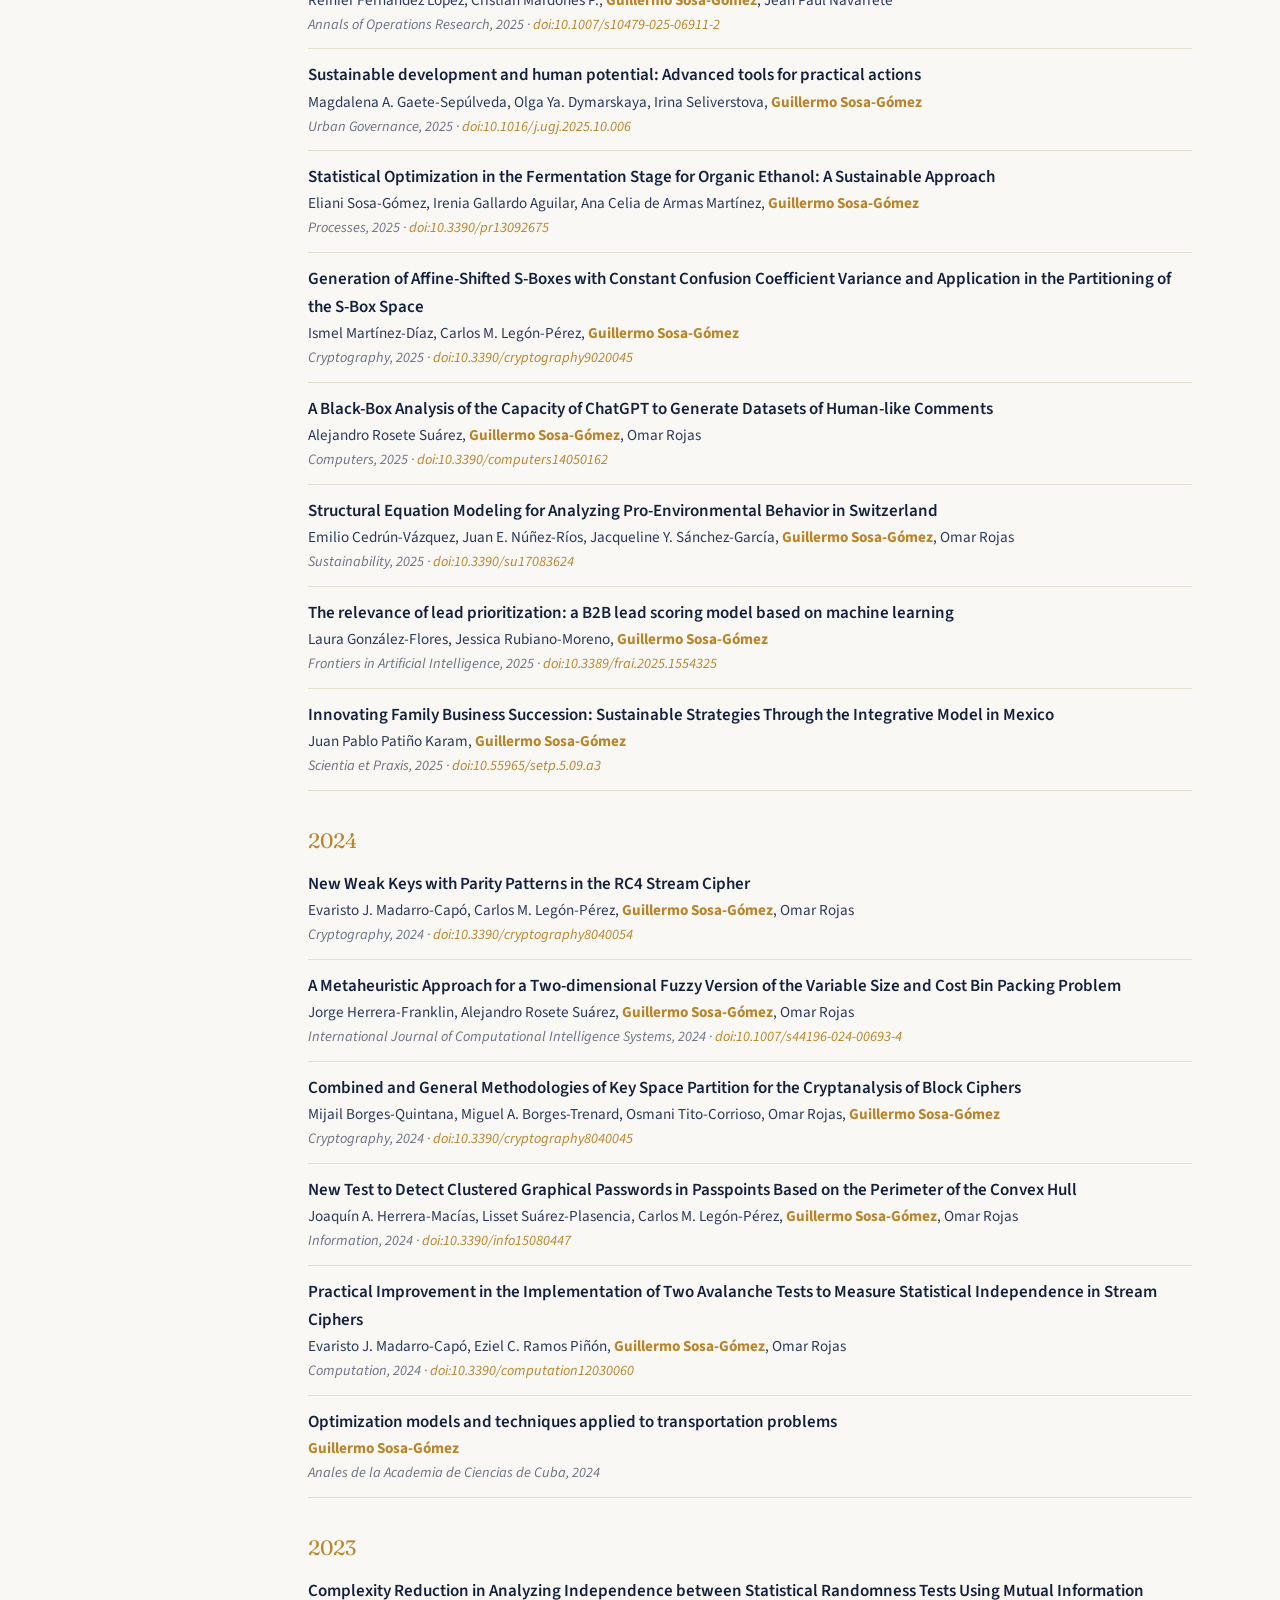
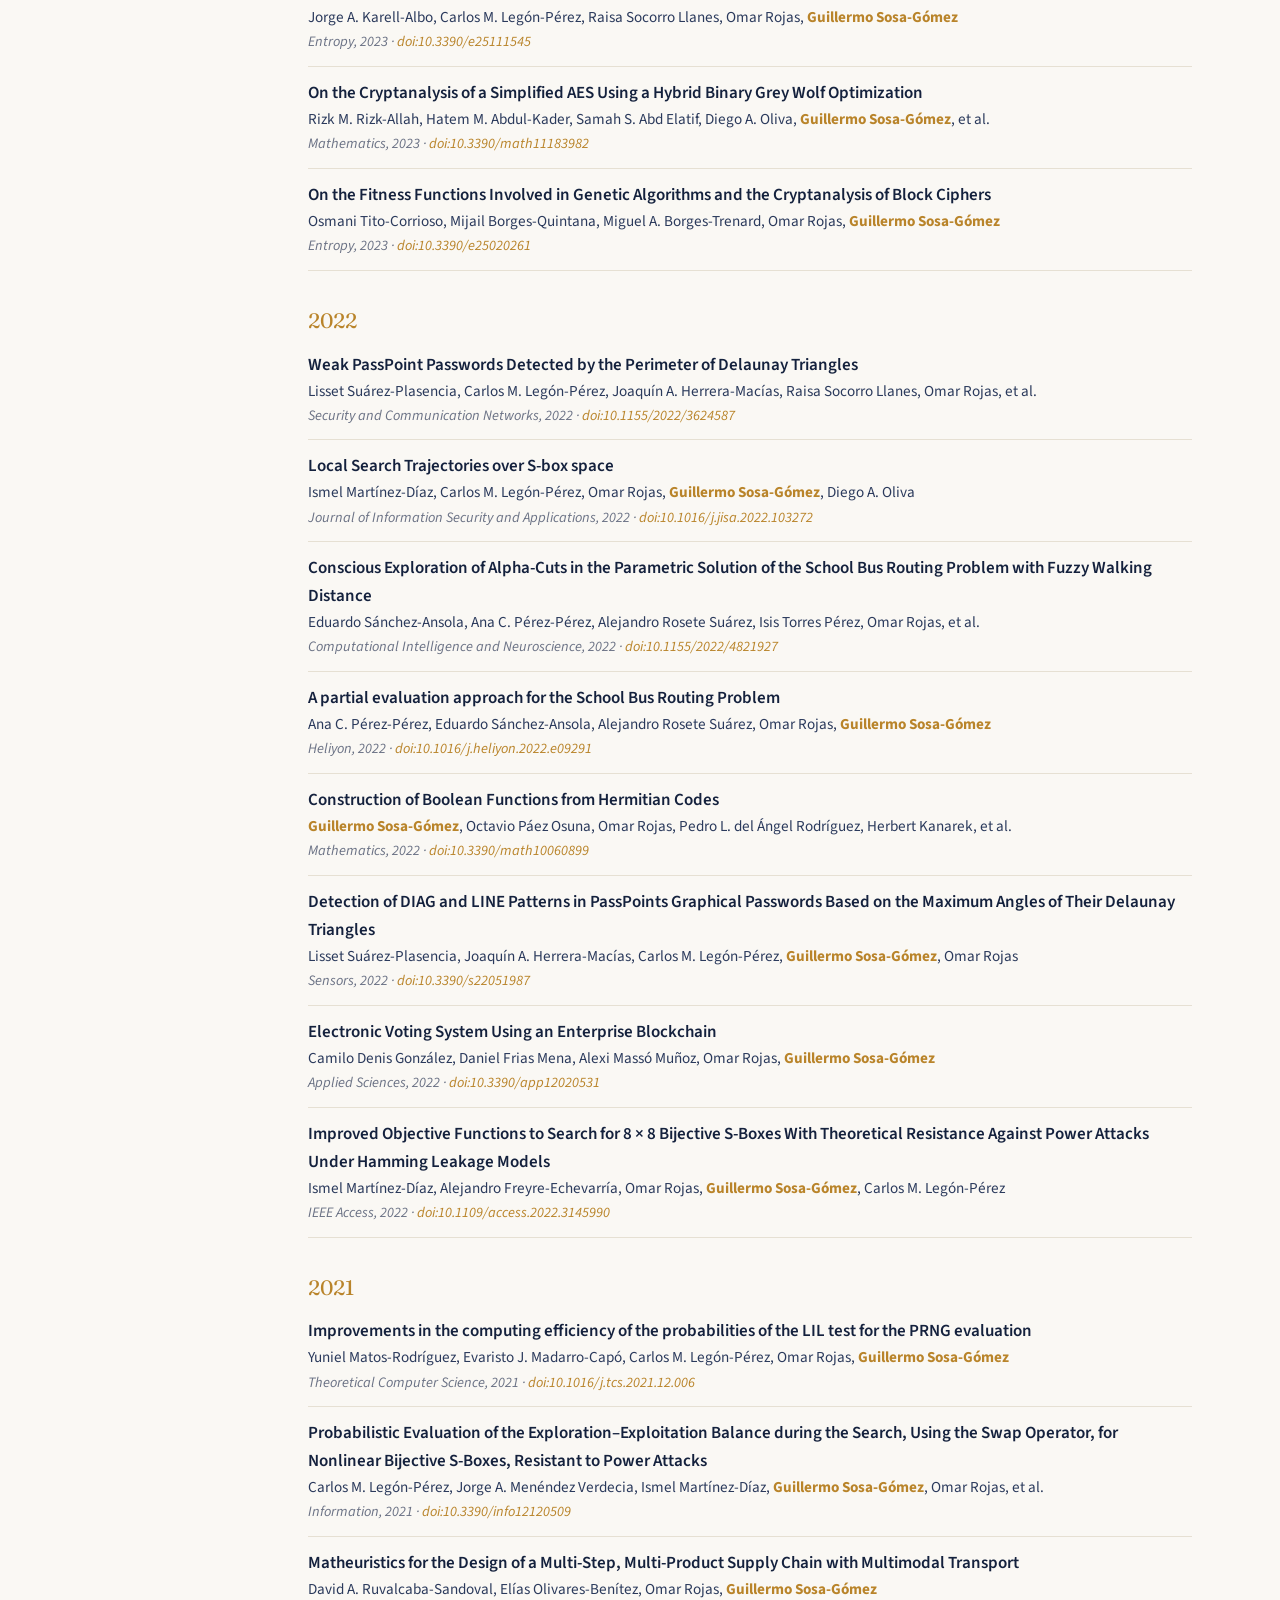
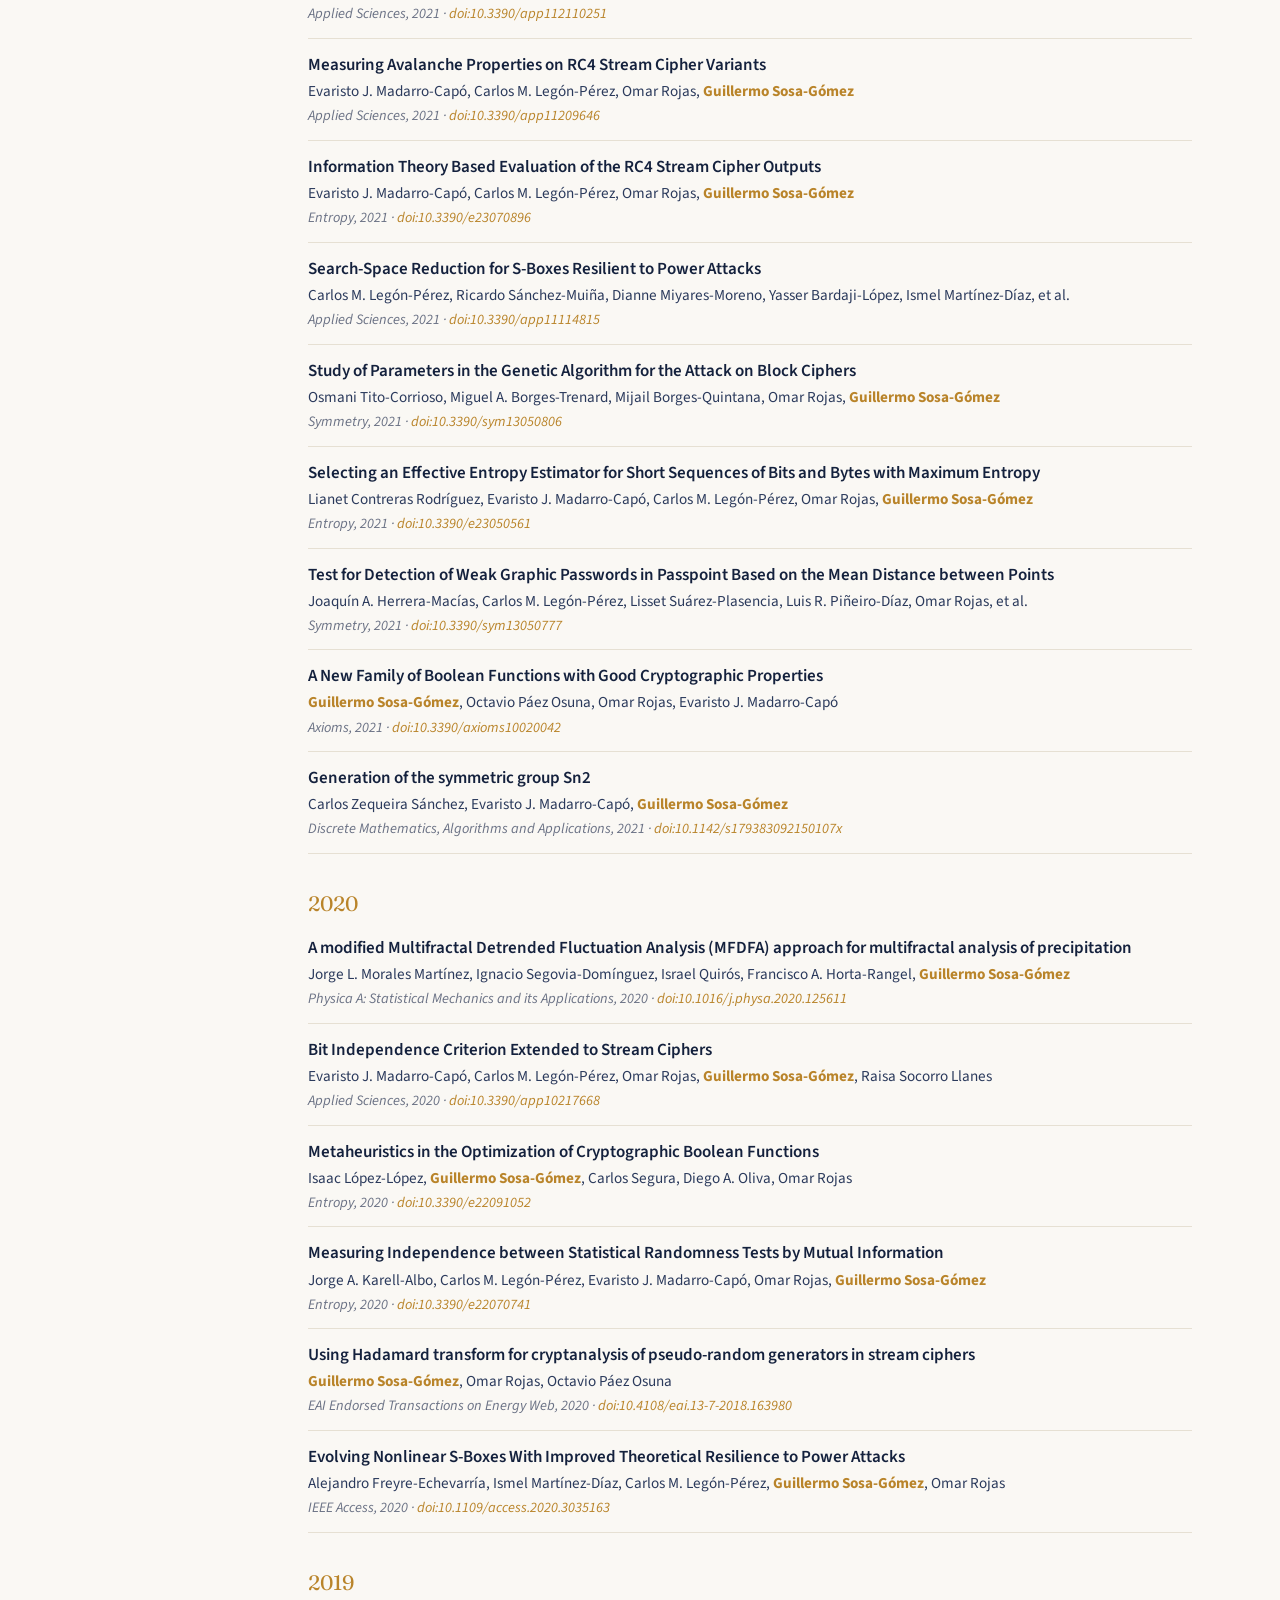
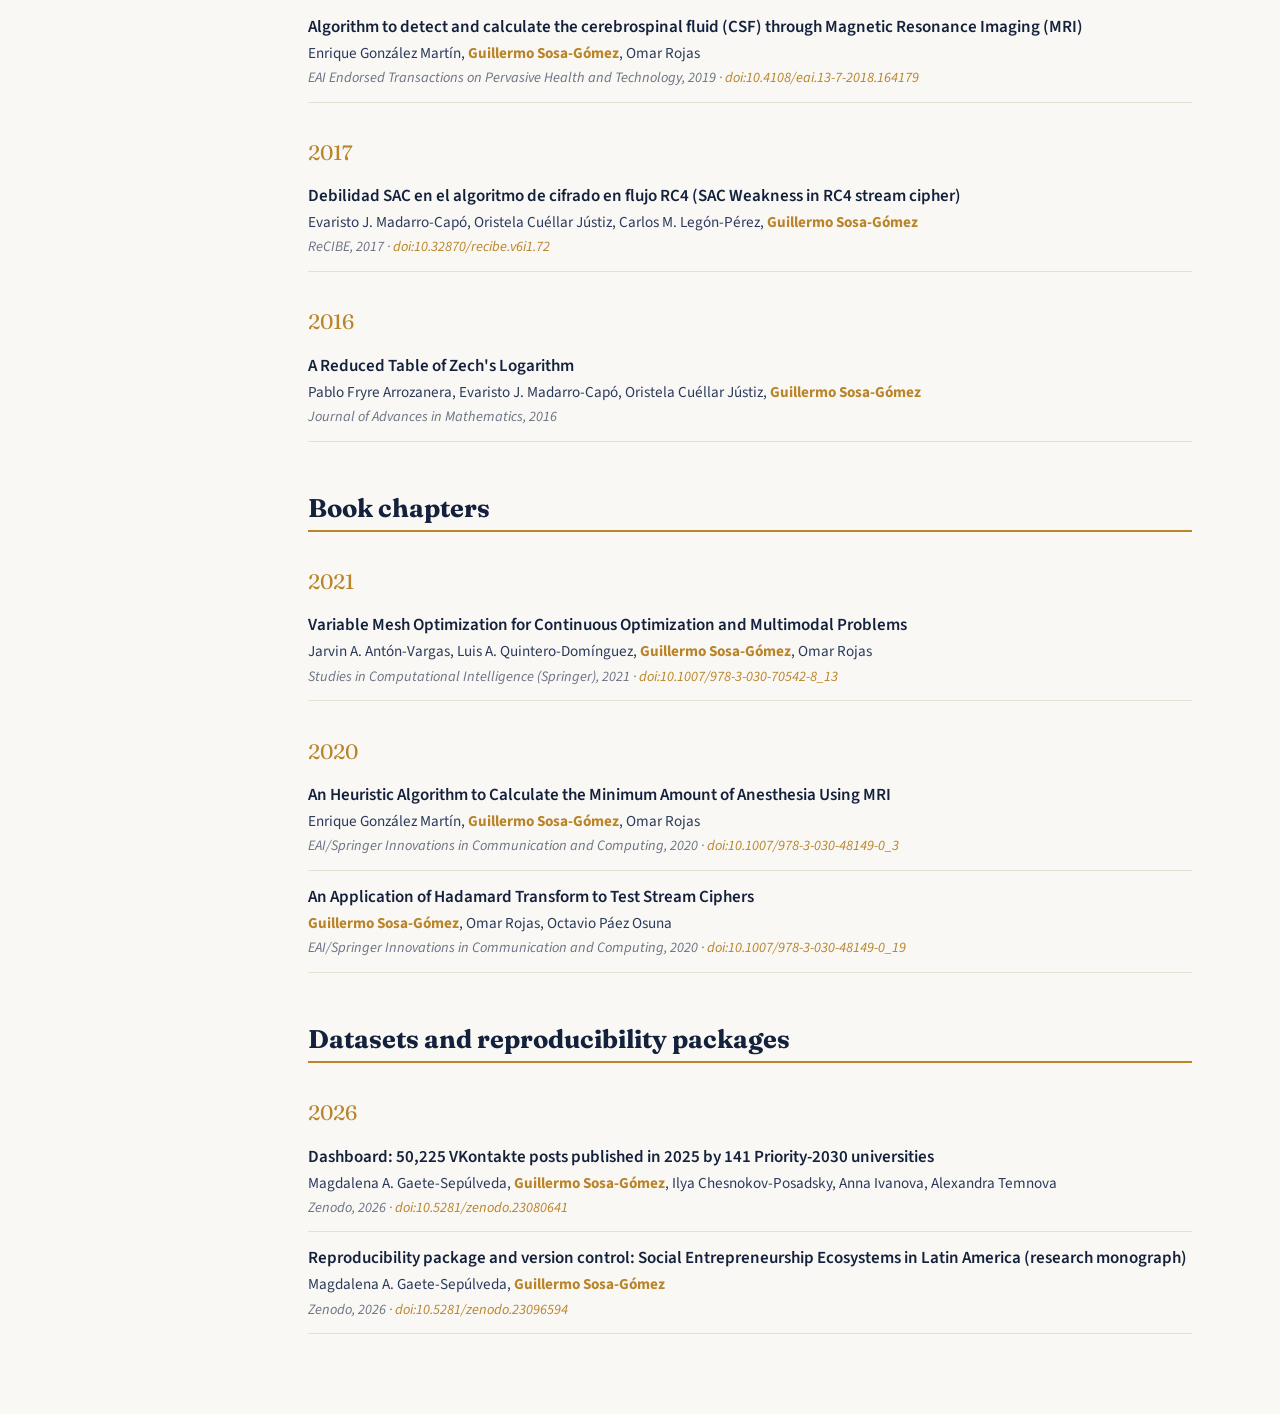
<file: papers.html>
<!doctype html><html lang="en"><head><meta charset="utf-8"><meta name="viewport" content="width=device-width,initial-scale=1">
<title>Publications — Guillermo Sosa-Gómez</title>
<meta name="description" content="Guillermo Sosa-Gómez — Professor-Researcher in algebraic cryptography, coding theory and quantitative research. Universidad Panamericana and HSE University.">
<meta name="author" content="Guillermo Sosa-Gómez">
<link rel="preconnect" href="https://fonts.googleapis.com"><link rel="preconnect" href="https://fonts.gstatic.com" crossorigin>
<link href="https://fonts.googleapis.com/css2?family=Fraunces:opsz,wght@9..144,500;9..144,600&family=Source+Sans+3:wght@400;600&display=swap" rel="stylesheet">
<link rel="stylesheet" href="style.css"></head><body>
<aside class="side"><div class="brand">Guillermo Sosa-Gómez</div><div class="tag">Algebraic cryptography · Coding theory · Quantitative research</div><nav><a href="index.html">About me</a><a href="papers.html" class=on>Publications</a><a href="conferences.html">Conferences</a><a href="projects.html">Projects</a><a href="courses.html">Courses</a><a href="education.html">Education</a><a href="thesis.html">Thesis</a><a href="work.html">Work</a><a href="awards.html">Awards</a><a href="coauthors.html">Coauthors</a></nav><div class="sym">∑ ∫ π ∂ √ ∞ ∇ ∆ ≈ λ</div></aside><main><h1>Publications</h1>
<p class="sub">55 journal articles, 3 book chapters and 2 datasets. Conference papers are on the <a href="conferences.html">Conferences</a> page. Full list also on <a href="https://openalex.org/A5006503010" target="_blank" rel="noopener">OpenAlex</a> and <a href="https://orcid.org/0000-0001-7793-896X" target="_blank" rel="noopener">ORCID</a>.</p>
<input id="q" type="search" placeholder="Filter by title, author, journal or year…" aria-label="Filter publications">
<div id="list">
<h2>Journal articles</h2><div class="yr" data-y="2026">2026</div><div class="pub"><div class="t">An Explicit Sextic Twist of a Supersingular Elliptic Curve in Characteristic Two</div><div class="a"><b class="me">Guillermo Sosa-Gómez</b></div><div class="v">Mathematics, 2026 · <a href="https://doi.org/10.3390/math14203725" target="_blank" rel="noopener">doi:10.3390/math14203725</a></div></div><div class="pub"><div class="t">A Soft Computing-Based Approach for Intelligent Resource Allocation Under Flexible Constraints in Disaster Relief</div><div class="a">Alejandro Rosete Suárez, Jorge Herrera-Franklin, <b class="me">Guillermo Sosa-Gómez</b>, Omar Rojas</div><div class="v">Logistics, 2026 · <a href="https://doi.org/10.3390/logistics10100240" target="_blank" rel="noopener">doi:10.3390/logistics10100240</a></div></div><div class="pub"><div class="t">Sample-Conditional Mixtures of Entropy Estimators for Short Sequences Under a Uniform Marginal Null</div><div class="a"><b class="me">Guillermo Sosa-Gómez</b></div><div class="v">Entropy, 2026 · <a href="https://doi.org/10.3390/e28101073" target="_blank" rel="noopener">doi:10.3390/e28101073</a></div></div><div class="pub"><div class="t">Enhanced detection of regular graphical passwords in Passpoints through convex hull area analysis</div><div class="a">Joaquín A. Herrera-Macías, Carlos M. Legón-Pérez, Lisset Suárez-Plasencia, Omar Rojas, <b class="me">Guillermo Sosa-Gómez</b></div><div class="v">Frontiers in Computer Science, 2026 · <a href="https://doi.org/10.3389/fcomp.2026.1844484" target="_blank" rel="noopener">doi:10.3389/fcomp.2026.1844484</a></div></div><div class="pub"><div class="t">An Improved Differential Evolution Algorithm Using Mahalanobis Distance and Cholesky Decomposition for Wrapper-Based Feature Selection</div><div class="a">Ángel Casas-Ordaz, Diego A. Oliva, Marco Pérez-Cisneros, <b class="me">Guillermo Sosa-Gómez</b>, Itzel Aranguren, et al.</div><div class="v">Machine Learning and Knowledge Extraction, 2026 · <a href="https://doi.org/10.3390/make8090291" target="_blank" rel="noopener">doi:10.3390/make8090291</a></div></div><div class="pub"><div class="t">A Closed-Form Hamming-Weight Variance Formula for Cyclic LCD Codes in Orthogonal Direct Sum Masking</div><div class="a"><b class="me">Guillermo Sosa-Gómez</b></div><div class="v">Cryptography, 2026 · <a href="https://doi.org/10.3390/cryptography10040056" target="_blank" rel="noopener">doi:10.3390/cryptography10040056</a></div></div><div class="pub"><div class="t">Near-Bent Boolean Functions Are Insufficient for Correlation-Robust Hashing: A Spectral Obstruction and an Information-Theoretic Frontier</div><div class="a"><b class="me">Guillermo Sosa-Gómez</b></div><div class="v">Cryptography, 2026 · <a href="https://doi.org/10.3390/cryptography10040043" target="_blank" rel="noopener">doi:10.3390/cryptography10040043</a></div></div><div class="pub"><div class="t">Explainable Glaucoma Screening via Optic Disc Localization and Comparative Class Activation Map-Based Analysis</div><div class="a">Oscar Ramos-Soto, Ezequiel Pérez-Zarate, Jorge A. Ramos-Frutos, Diego A. Oliva, Marco Pérez-Cisneros, et al.</div><div class="v">Machine Learning and Knowledge Extraction, 2026 · <a href="https://doi.org/10.3390/make8070173" target="_blank" rel="noopener">doi:10.3390/make8070173</a></div></div><div class="pub"><div class="t">Multifractal Analysis of Monthly Precipitation in a Semi-Arid Region of Central Mexico: Guanajuato, 1981–2016</div><div class="a">Jorge L. Morales Martínez, Víctor M. Ortega Chávez, <b class="me">Guillermo Sosa-Gómez</b>, Juana E. Lozano Hernández, Xitlali V. Delgado-Galván, et al.</div><div class="v">Water, 2026 · <a href="https://doi.org/10.3390/w18080911" target="_blank" rel="noopener">doi:10.3390/w18080911</a></div></div><div class="pub"><div class="t">On Tabu Search for Block Cyphers Cryptanalysis</div><div class="a">Adrian Donatien-Charon, Mijail Borges-Quintana, Miguel A. Borges-Trenard, Omar Rojas, <b class="me">Guillermo Sosa-Gómez</b></div><div class="v">Cryptography, 2026 · <a href="https://doi.org/10.3390/cryptography10010008" target="_blank" rel="noopener">doi:10.3390/cryptography10010008</a></div></div><div class="yr" data-y="2025">2025</div><div class="pub"><div class="t">Assessment of the environmental effect of carbon taxation in Chile using a Bayesian difference-in-differences approach</div><div class="a">Reinier Fernández López, Cristián Mardones P., <b class="me">Guillermo Sosa-Gómez</b>, Jean Paul Navarrete</div><div class="v">Annals of Operations Research, 2025 · <a href="https://doi.org/10.1007/s10479-025-06911-2" target="_blank" rel="noopener">doi:10.1007/s10479-025-06911-2</a></div></div><div class="pub"><div class="t">Sustainable development and human potential: Advanced tools for practical actions</div><div class="a">Magdalena A. Gaete-Sepúlveda, Olga Ya. Dymarskaya, Irina Seliverstova, <b class="me">Guillermo Sosa-Gómez</b></div><div class="v">Urban Governance, 2025 · <a href="https://doi.org/10.1016/j.ugj.2025.10.006" target="_blank" rel="noopener">doi:10.1016/j.ugj.2025.10.006</a></div></div><div class="pub"><div class="t">Statistical Optimization in the Fermentation Stage for Organic Ethanol: A Sustainable Approach</div><div class="a">Eliani Sosa-Gómez, Irenia Gallardo Aguilar, Ana Celia de Armas Martínez, <b class="me">Guillermo Sosa-Gómez</b></div><div class="v">Processes, 2025 · <a href="https://doi.org/10.3390/pr13092675" target="_blank" rel="noopener">doi:10.3390/pr13092675</a></div></div><div class="pub"><div class="t">Generation of Affine-Shifted S-Boxes with Constant Confusion Coefficient Variance and Application in the Partitioning of the S-Box Space</div><div class="a">Ismel Martínez-Díaz, Carlos M. Legón-Pérez, <b class="me">Guillermo Sosa-Gómez</b></div><div class="v">Cryptography, 2025 · <a href="https://doi.org/10.3390/cryptography9020045" target="_blank" rel="noopener">doi:10.3390/cryptography9020045</a></div></div><div class="pub"><div class="t">A Black-Box Analysis of the Capacity of ChatGPT to Generate Datasets of Human-like Comments</div><div class="a">Alejandro Rosete Suárez, <b class="me">Guillermo Sosa-Gómez</b>, Omar Rojas</div><div class="v">Computers, 2025 · <a href="https://doi.org/10.3390/computers14050162" target="_blank" rel="noopener">doi:10.3390/computers14050162</a></div></div><div class="pub"><div class="t">Structural Equation Modeling for Analyzing Pro-Environmental Behavior in Switzerland</div><div class="a">Emilio Cedrún-Vázquez, Juan E. Núñez-Ríos, Jacqueline Y. Sánchez-García, <b class="me">Guillermo Sosa-Gómez</b>, Omar Rojas</div><div class="v">Sustainability, 2025 · <a href="https://doi.org/10.3390/su17083624" target="_blank" rel="noopener">doi:10.3390/su17083624</a></div></div><div class="pub"><div class="t">The relevance of lead prioritization: a B2B lead scoring model based on machine learning</div><div class="a">Laura González-Flores, Jessica Rubiano-Moreno, <b class="me">Guillermo Sosa-Gómez</b></div><div class="v">Frontiers in Artificial Intelligence, 2025 · <a href="https://doi.org/10.3389/frai.2025.1554325" target="_blank" rel="noopener">doi:10.3389/frai.2025.1554325</a></div></div><div class="pub"><div class="t">Innovating Family Business Succession: Sustainable Strategies Through the Integrative Model in Mexico</div><div class="a">Juan Pablo Patiño Karam, <b class="me">Guillermo Sosa-Gómez</b></div><div class="v">Scientia et Praxis, 2025 · <a href="https://doi.org/10.55965/setp.5.09.a3" target="_blank" rel="noopener">doi:10.55965/setp.5.09.a3</a></div></div><div class="yr" data-y="2024">2024</div><div class="pub"><div class="t">New Weak Keys with Parity Patterns in the RC4 Stream Cipher</div><div class="a">Evaristo J. Madarro-Capó, Carlos M. Legón-Pérez, <b class="me">Guillermo Sosa-Gómez</b>, Omar Rojas</div><div class="v">Cryptography, 2024 · <a href="https://doi.org/10.3390/cryptography8040054" target="_blank" rel="noopener">doi:10.3390/cryptography8040054</a></div></div><div class="pub"><div class="t">A Metaheuristic Approach for a Two-dimensional Fuzzy Version of the Variable Size and Cost Bin Packing Problem</div><div class="a">Jorge Herrera-Franklin, Alejandro Rosete Suárez, <b class="me">Guillermo Sosa-Gómez</b>, Omar Rojas</div><div class="v">International Journal of Computational Intelligence Systems, 2024 · <a href="https://doi.org/10.1007/s44196-024-00693-4" target="_blank" rel="noopener">doi:10.1007/s44196-024-00693-4</a></div></div><div class="pub"><div class="t">Combined and General Methodologies of Key Space Partition for the Cryptanalysis of Block Ciphers</div><div class="a">Mijail Borges-Quintana, Miguel A. Borges-Trenard, Osmani Tito-Corrioso, Omar Rojas, <b class="me">Guillermo Sosa-Gómez</b></div><div class="v">Cryptography, 2024 · <a href="https://doi.org/10.3390/cryptography8040045" target="_blank" rel="noopener">doi:10.3390/cryptography8040045</a></div></div><div class="pub"><div class="t">New Test to Detect Clustered Graphical Passwords in Passpoints Based on the Perimeter of the Convex Hull</div><div class="a">Joaquín A. Herrera-Macías, Lisset Suárez-Plasencia, Carlos M. Legón-Pérez, <b class="me">Guillermo Sosa-Gómez</b>, Omar Rojas</div><div class="v">Information, 2024 · <a href="https://doi.org/10.3390/info15080447" target="_blank" rel="noopener">doi:10.3390/info15080447</a></div></div><div class="pub"><div class="t">Practical Improvement in the Implementation of Two Avalanche Tests to Measure Statistical Independence in Stream Ciphers</div><div class="a">Evaristo J. Madarro-Capó, Eziel C. Ramos Piñón, <b class="me">Guillermo Sosa-Gómez</b>, Omar Rojas</div><div class="v">Computation, 2024 · <a href="https://doi.org/10.3390/computation12030060" target="_blank" rel="noopener">doi:10.3390/computation12030060</a></div></div><div class="pub"><div class="t">Optimization models and techniques applied to transportation problems</div><div class="a"><b class="me">Guillermo Sosa-Gómez</b></div><div class="v">Anales de la Academia de Ciencias de Cuba, 2024</div></div><div class="yr" data-y="2023">2023</div><div class="pub"><div class="t">Complexity Reduction in Analyzing Independence between Statistical Randomness Tests Using Mutual Information</div><div class="a">Jorge A. Karell-Albo, Carlos M. Legón-Pérez, Raisa Socorro Llanes, Omar Rojas, <b class="me">Guillermo Sosa-Gómez</b></div><div class="v">Entropy, 2023 · <a href="https://doi.org/10.3390/e25111545" target="_blank" rel="noopener">doi:10.3390/e25111545</a></div></div><div class="pub"><div class="t">On the Cryptanalysis of a Simplified AES Using a Hybrid Binary Grey Wolf Optimization</div><div class="a">Rizk M. Rizk-Allah, Hatem M. Abdul-Kader, Samah S. Abd Elatif, Diego A. Oliva, <b class="me">Guillermo Sosa-Gómez</b>, et al.</div><div class="v">Mathematics, 2023 · <a href="https://doi.org/10.3390/math11183982" target="_blank" rel="noopener">doi:10.3390/math11183982</a></div></div><div class="pub"><div class="t">On the Fitness Functions Involved in Genetic Algorithms and the Cryptanalysis of Block Ciphers</div><div class="a">Osmani Tito-Corrioso, Mijail Borges-Quintana, Miguel A. Borges-Trenard, Omar Rojas, <b class="me">Guillermo Sosa-Gómez</b></div><div class="v">Entropy, 2023 · <a href="https://doi.org/10.3390/e25020261" target="_blank" rel="noopener">doi:10.3390/e25020261</a></div></div><div class="yr" data-y="2022">2022</div><div class="pub"><div class="t">Weak PassPoint Passwords Detected by the Perimeter of Delaunay Triangles</div><div class="a">Lisset Suárez-Plasencia, Carlos M. Legón-Pérez, Joaquín A. Herrera-Macías, Raisa Socorro Llanes, Omar Rojas, et al.</div><div class="v">Security and Communication Networks, 2022 · <a href="https://doi.org/10.1155/2022/3624587" target="_blank" rel="noopener">doi:10.1155/2022/3624587</a></div></div><div class="pub"><div class="t">Local Search Trajectories over S-box space</div><div class="a">Ismel Martínez-Díaz, Carlos M. Legón-Pérez, Omar Rojas, <b class="me">Guillermo Sosa-Gómez</b>, Diego A. Oliva</div><div class="v">Journal of Information Security and Applications, 2022 · <a href="https://doi.org/10.1016/j.jisa.2022.103272" target="_blank" rel="noopener">doi:10.1016/j.jisa.2022.103272</a></div></div><div class="pub"><div class="t">Conscious Exploration of Alpha-Cuts in the Parametric Solution of the School Bus Routing Problem with Fuzzy Walking Distance</div><div class="a">Eduardo Sánchez-Ansola, Ana C. Pérez-Pérez, Alejandro Rosete Suárez, Isis Torres Pérez, Omar Rojas, et al.</div><div class="v">Computational Intelligence and Neuroscience, 2022 · <a href="https://doi.org/10.1155/2022/4821927" target="_blank" rel="noopener">doi:10.1155/2022/4821927</a></div></div><div class="pub"><div class="t">A partial evaluation approach for the School Bus Routing Problem</div><div class="a">Ana C. Pérez-Pérez, Eduardo Sánchez-Ansola, Alejandro Rosete Suárez, Omar Rojas, <b class="me">Guillermo Sosa-Gómez</b></div><div class="v">Heliyon, 2022 · <a href="https://doi.org/10.1016/j.heliyon.2022.e09291" target="_blank" rel="noopener">doi:10.1016/j.heliyon.2022.e09291</a></div></div><div class="pub"><div class="t">Construction of Boolean Functions from Hermitian Codes</div><div class="a"><b class="me">Guillermo Sosa-Gómez</b>, Octavio Páez Osuna, Omar Rojas, Pedro L. del Ángel Rodríguez, Herbert Kanarek, et al.</div><div class="v">Mathematics, 2022 · <a href="https://doi.org/10.3390/math10060899" target="_blank" rel="noopener">doi:10.3390/math10060899</a></div></div><div class="pub"><div class="t">Detection of DIAG and LINE Patterns in PassPoints Graphical Passwords Based on the Maximum Angles of Their Delaunay Triangles</div><div class="a">Lisset Suárez-Plasencia, Joaquín A. Herrera-Macías, Carlos M. Legón-Pérez, <b class="me">Guillermo Sosa-Gómez</b>, Omar Rojas</div><div class="v">Sensors, 2022 · <a href="https://doi.org/10.3390/s22051987" target="_blank" rel="noopener">doi:10.3390/s22051987</a></div></div><div class="pub"><div class="t">Electronic Voting System Using an Enterprise Blockchain</div><div class="a">Camilo Denis González, Daniel Frias Mena, Alexi Massó Muñoz, Omar Rojas, <b class="me">Guillermo Sosa-Gómez</b></div><div class="v">Applied Sciences, 2022 · <a href="https://doi.org/10.3390/app12020531" target="_blank" rel="noopener">doi:10.3390/app12020531</a></div></div><div class="pub"><div class="t">Improved Objective Functions to Search for 8 × 8 Bijective S-Boxes With Theoretical Resistance Against Power Attacks Under Hamming Leakage Models</div><div class="a">Ismel Martínez-Díaz, Alejandro Freyre-Echevarría, Omar Rojas, <b class="me">Guillermo Sosa-Gómez</b>, Carlos M. Legón-Pérez</div><div class="v">IEEE Access, 2022 · <a href="https://doi.org/10.1109/access.2022.3145990" target="_blank" rel="noopener">doi:10.1109/access.2022.3145990</a></div></div><div class="yr" data-y="2021">2021</div><div class="pub"><div class="t">Improvements in the computing efficiency of the probabilities of the LIL test for the PRNG evaluation</div><div class="a">Yuniel Matos-Rodríguez, Evaristo J. Madarro-Capó, Carlos M. Legón-Pérez, Omar Rojas, <b class="me">Guillermo Sosa-Gómez</b></div><div class="v">Theoretical Computer Science, 2021 · <a href="https://doi.org/10.1016/j.tcs.2021.12.006" target="_blank" rel="noopener">doi:10.1016/j.tcs.2021.12.006</a></div></div><div class="pub"><div class="t">Probabilistic Evaluation of the Exploration–Exploitation Balance during the Search, Using the Swap Operator, for Nonlinear Bijective S-Boxes, Resistant to Power Attacks</div><div class="a">Carlos M. Legón-Pérez, Jorge A. Menéndez Verdecia, Ismel Martínez-Díaz, <b class="me">Guillermo Sosa-Gómez</b>, Omar Rojas, et al.</div><div class="v">Information, 2021 · <a href="https://doi.org/10.3390/info12120509" target="_blank" rel="noopener">doi:10.3390/info12120509</a></div></div><div class="pub"><div class="t">Matheuristics for the Design of a Multi-Step, Multi-Product Supply Chain with Multimodal Transport</div><div class="a">David A. Ruvalcaba-Sandoval, Elías Olivares-Benítez, Omar Rojas, <b class="me">Guillermo Sosa-Gómez</b></div><div class="v">Applied Sciences, 2021 · <a href="https://doi.org/10.3390/app112110251" target="_blank" rel="noopener">doi:10.3390/app112110251</a></div></div><div class="pub"><div class="t">Measuring Avalanche Properties on RC4 Stream Cipher Variants</div><div class="a">Evaristo J. Madarro-Capó, Carlos M. Legón-Pérez, Omar Rojas, <b class="me">Guillermo Sosa-Gómez</b></div><div class="v">Applied Sciences, 2021 · <a href="https://doi.org/10.3390/app11209646" target="_blank" rel="noopener">doi:10.3390/app11209646</a></div></div><div class="pub"><div class="t">Information Theory Based Evaluation of the RC4 Stream Cipher Outputs</div><div class="a">Evaristo J. Madarro-Capó, Carlos M. Legón-Pérez, Omar Rojas, <b class="me">Guillermo Sosa-Gómez</b></div><div class="v">Entropy, 2021 · <a href="https://doi.org/10.3390/e23070896" target="_blank" rel="noopener">doi:10.3390/e23070896</a></div></div><div class="pub"><div class="t">Search-Space Reduction for S-Boxes Resilient to Power Attacks</div><div class="a">Carlos M. Legón-Pérez, Ricardo Sánchez-Muiña, Dianne Miyares-Moreno, Yasser Bardaji-López, Ismel Martínez-Díaz, et al.</div><div class="v">Applied Sciences, 2021 · <a href="https://doi.org/10.3390/app11114815" target="_blank" rel="noopener">doi:10.3390/app11114815</a></div></div><div class="pub"><div class="t">Study of Parameters in the Genetic Algorithm for the Attack on Block Ciphers</div><div class="a">Osmani Tito-Corrioso, Miguel A. Borges-Trenard, Mijail Borges-Quintana, Omar Rojas, <b class="me">Guillermo Sosa-Gómez</b></div><div class="v">Symmetry, 2021 · <a href="https://doi.org/10.3390/sym13050806" target="_blank" rel="noopener">doi:10.3390/sym13050806</a></div></div><div class="pub"><div class="t">Selecting an Effective Entropy Estimator for Short Sequences of Bits and Bytes with Maximum Entropy</div><div class="a">Lianet Contreras Rodríguez, Evaristo J. Madarro-Capó, Carlos M. Legón-Pérez, Omar Rojas, <b class="me">Guillermo Sosa-Gómez</b></div><div class="v">Entropy, 2021 · <a href="https://doi.org/10.3390/e23050561" target="_blank" rel="noopener">doi:10.3390/e23050561</a></div></div><div class="pub"><div class="t">Test for Detection of Weak Graphic Passwords in Passpoint Based on the Mean Distance between Points</div><div class="a">Joaquín A. Herrera-Macías, Carlos M. Legón-Pérez, Lisset Suárez-Plasencia, Luis R. Piñeiro-Díaz, Omar Rojas, et al.</div><div class="v">Symmetry, 2021 · <a href="https://doi.org/10.3390/sym13050777" target="_blank" rel="noopener">doi:10.3390/sym13050777</a></div></div><div class="pub"><div class="t">A New Family of Boolean Functions with Good Cryptographic Properties</div><div class="a"><b class="me">Guillermo Sosa-Gómez</b>, Octavio Páez Osuna, Omar Rojas, Evaristo J. Madarro-Capó</div><div class="v">Axioms, 2021 · <a href="https://doi.org/10.3390/axioms10020042" target="_blank" rel="noopener">doi:10.3390/axioms10020042</a></div></div><div class="pub"><div class="t">Generation of the symmetric group Sn2</div><div class="a">Carlos Zequeira Sánchez, Evaristo J. Madarro-Capó, <b class="me">Guillermo Sosa-Gómez</b></div><div class="v">Discrete Mathematics, Algorithms and Applications, 2021 · <a href="https://doi.org/10.1142/s179383092150107x" target="_blank" rel="noopener">doi:10.1142/s179383092150107x</a></div></div><div class="yr" data-y="2020">2020</div><div class="pub"><div class="t">A modified Multifractal Detrended Fluctuation Analysis (MFDFA) approach for multifractal analysis of precipitation</div><div class="a">Jorge L. Morales Martínez, Ignacio Segovia-Domínguez, Israel Quirós, Francisco A. Horta-Rangel, <b class="me">Guillermo Sosa-Gómez</b></div><div class="v">Physica A: Statistical Mechanics and its Applications, 2020 · <a href="https://doi.org/10.1016/j.physa.2020.125611" target="_blank" rel="noopener">doi:10.1016/j.physa.2020.125611</a></div></div><div class="pub"><div class="t">Bit Independence Criterion Extended to Stream Ciphers</div><div class="a">Evaristo J. Madarro-Capó, Carlos M. Legón-Pérez, Omar Rojas, <b class="me">Guillermo Sosa-Gómez</b>, Raisa Socorro Llanes</div><div class="v">Applied Sciences, 2020 · <a href="https://doi.org/10.3390/app10217668" target="_blank" rel="noopener">doi:10.3390/app10217668</a></div></div><div class="pub"><div class="t">Metaheuristics in the Optimization of Cryptographic Boolean Functions</div><div class="a">Isaac López-López, <b class="me">Guillermo Sosa-Gómez</b>, Carlos Segura, Diego A. Oliva, Omar Rojas</div><div class="v">Entropy, 2020 · <a href="https://doi.org/10.3390/e22091052" target="_blank" rel="noopener">doi:10.3390/e22091052</a></div></div><div class="pub"><div class="t">Measuring Independence between Statistical Randomness Tests by Mutual Information</div><div class="a">Jorge A. Karell-Albo, Carlos M. Legón-Pérez, Evaristo J. Madarro-Capó, Omar Rojas, <b class="me">Guillermo Sosa-Gómez</b></div><div class="v">Entropy, 2020 · <a href="https://doi.org/10.3390/e22070741" target="_blank" rel="noopener">doi:10.3390/e22070741</a></div></div><div class="pub"><div class="t">Using Hadamard transform for cryptanalysis of pseudo-random generators in stream ciphers</div><div class="a"><b class="me">Guillermo Sosa-Gómez</b>, Omar Rojas, Octavio Páez Osuna</div><div class="v">EAI Endorsed Transactions on Energy Web, 2020 · <a href="https://doi.org/10.4108/eai.13-7-2018.163980" target="_blank" rel="noopener">doi:10.4108/eai.13-7-2018.163980</a></div></div><div class="pub"><div class="t">Evolving Nonlinear S-Boxes With Improved Theoretical Resilience to Power Attacks</div><div class="a">Alejandro Freyre-Echevarría, Ismel Martínez-Díaz, Carlos M. Legón-Pérez, <b class="me">Guillermo Sosa-Gómez</b>, Omar Rojas</div><div class="v">IEEE Access, 2020 · <a href="https://doi.org/10.1109/access.2020.3035163" target="_blank" rel="noopener">doi:10.1109/access.2020.3035163</a></div></div><div class="yr" data-y="2019">2019</div><div class="pub"><div class="t">Algorithm to detect and calculate the cerebrospinal fluid (CSF) through Magnetic Resonance Imaging (MRI)</div><div class="a">Enrique González Martín, <b class="me">Guillermo Sosa-Gómez</b>, Omar Rojas</div><div class="v">EAI Endorsed Transactions on Pervasive Health and Technology, 2019 · <a href="https://doi.org/10.4108/eai.13-7-2018.164179" target="_blank" rel="noopener">doi:10.4108/eai.13-7-2018.164179</a></div></div><div class="yr" data-y="2017">2017</div><div class="pub"><div class="t">Debilidad SAC en el algoritmo de cifrado en flujo RC4 (SAC Weakness in RC4 stream cipher)</div><div class="a">Evaristo J. Madarro-Capó, Oristela Cuéllar Jústiz, Carlos M. Legón-Pérez, <b class="me">Guillermo Sosa-Gómez</b></div><div class="v">ReCIBE, 2017 · <a href="https://doi.org/10.32870/recibe.v6i1.72" target="_blank" rel="noopener">doi:10.32870/recibe.v6i1.72</a></div></div><div class="yr" data-y="2016">2016</div><div class="pub"><div class="t">A Reduced Table of Zech&#x27;s Logarithm</div><div class="a">Pablo Fryre Arrozanera, Evaristo J. Madarro-Capó, Oristela Cuéllar Jústiz, <b class="me">Guillermo Sosa-Gómez</b></div><div class="v">Journal of Advances in Mathematics, 2016</div></div>
<h2>Book chapters</h2><div class="yr" data-y="2021">2021</div><div class="pub"><div class="t">Variable Mesh Optimization for Continuous Optimization and Multimodal Problems</div><div class="a">Jarvin A. Antón-Vargas, Luis A. Quintero-Domínguez, <b class="me">Guillermo Sosa-Gómez</b>, Omar Rojas</div><div class="v">Studies in Computational Intelligence (Springer), 2021 · <a href="https://doi.org/10.1007/978-3-030-70542-8_13" target="_blank" rel="noopener">doi:10.1007/978-3-030-70542-8_13</a></div></div><div class="yr" data-y="2020">2020</div><div class="pub"><div class="t">An Heuristic Algorithm to Calculate the Minimum Amount of Anesthesia Using MRI</div><div class="a">Enrique González Martín, <b class="me">Guillermo Sosa-Gómez</b>, Omar Rojas</div><div class="v">EAI/Springer Innovations in Communication and Computing, 2020 · <a href="https://doi.org/10.1007/978-3-030-48149-0_3" target="_blank" rel="noopener">doi:10.1007/978-3-030-48149-0_3</a></div></div><div class="pub"><div class="t">An Application of Hadamard Transform to Test Stream Ciphers</div><div class="a"><b class="me">Guillermo Sosa-Gómez</b>, Omar Rojas, Octavio Páez Osuna</div><div class="v">EAI/Springer Innovations in Communication and Computing, 2020 · <a href="https://doi.org/10.1007/978-3-030-48149-0_19" target="_blank" rel="noopener">doi:10.1007/978-3-030-48149-0_19</a></div></div>
<h2>Datasets and reproducibility packages</h2><div class="yr" data-y="2026">2026</div><div class="pub"><div class="t">Dashboard: 50,225 VKontakte posts published in 2025 by 141 Priority-2030 universities</div><div class="a">Magdalena A. Gaete-Sepúlveda, <b class="me">Guillermo Sosa-Gómez</b>, Ilya Chesnokov-Posadsky, Anna Ivanova, Alexandra Temnova</div><div class="v">Zenodo, 2026 · <a href="https://doi.org/10.5281/zenodo.23080641" target="_blank" rel="noopener">doi:10.5281/zenodo.23080641</a></div></div><div class="pub"><div class="t">Reproducibility package and version control: Social Entrepreneurship Ecosystems in Latin America (research monograph)</div><div class="a">Magdalena A. Gaete-Sepúlveda, <b class="me">Guillermo Sosa-Gómez</b></div><div class="v">Zenodo, 2026 · <a href="https://doi.org/10.5281/zenodo.23096594" target="_blank" rel="noopener">doi:10.5281/zenodo.23096594</a></div></div>
</div>
<script>
const q=document.getElementById('q');
q.addEventListener('input',()=>{const s=q.value.toLowerCase().trim();
document.querySelectorAll('#list .pub').forEach(e=>{e.style.display=(!s||e.textContent.toLowerCase().includes(s))?'':'none'});
document.querySelectorAll('#list .yr').forEach(y=>{let n=y.nextElementSibling,v=false;while(n&&n.classList.contains('pub')){if(n.style.display!=='none')v=true;n=n.nextElementSibling}y.style.display=v?'':'none'});});
</script></main></body></html>
</file>
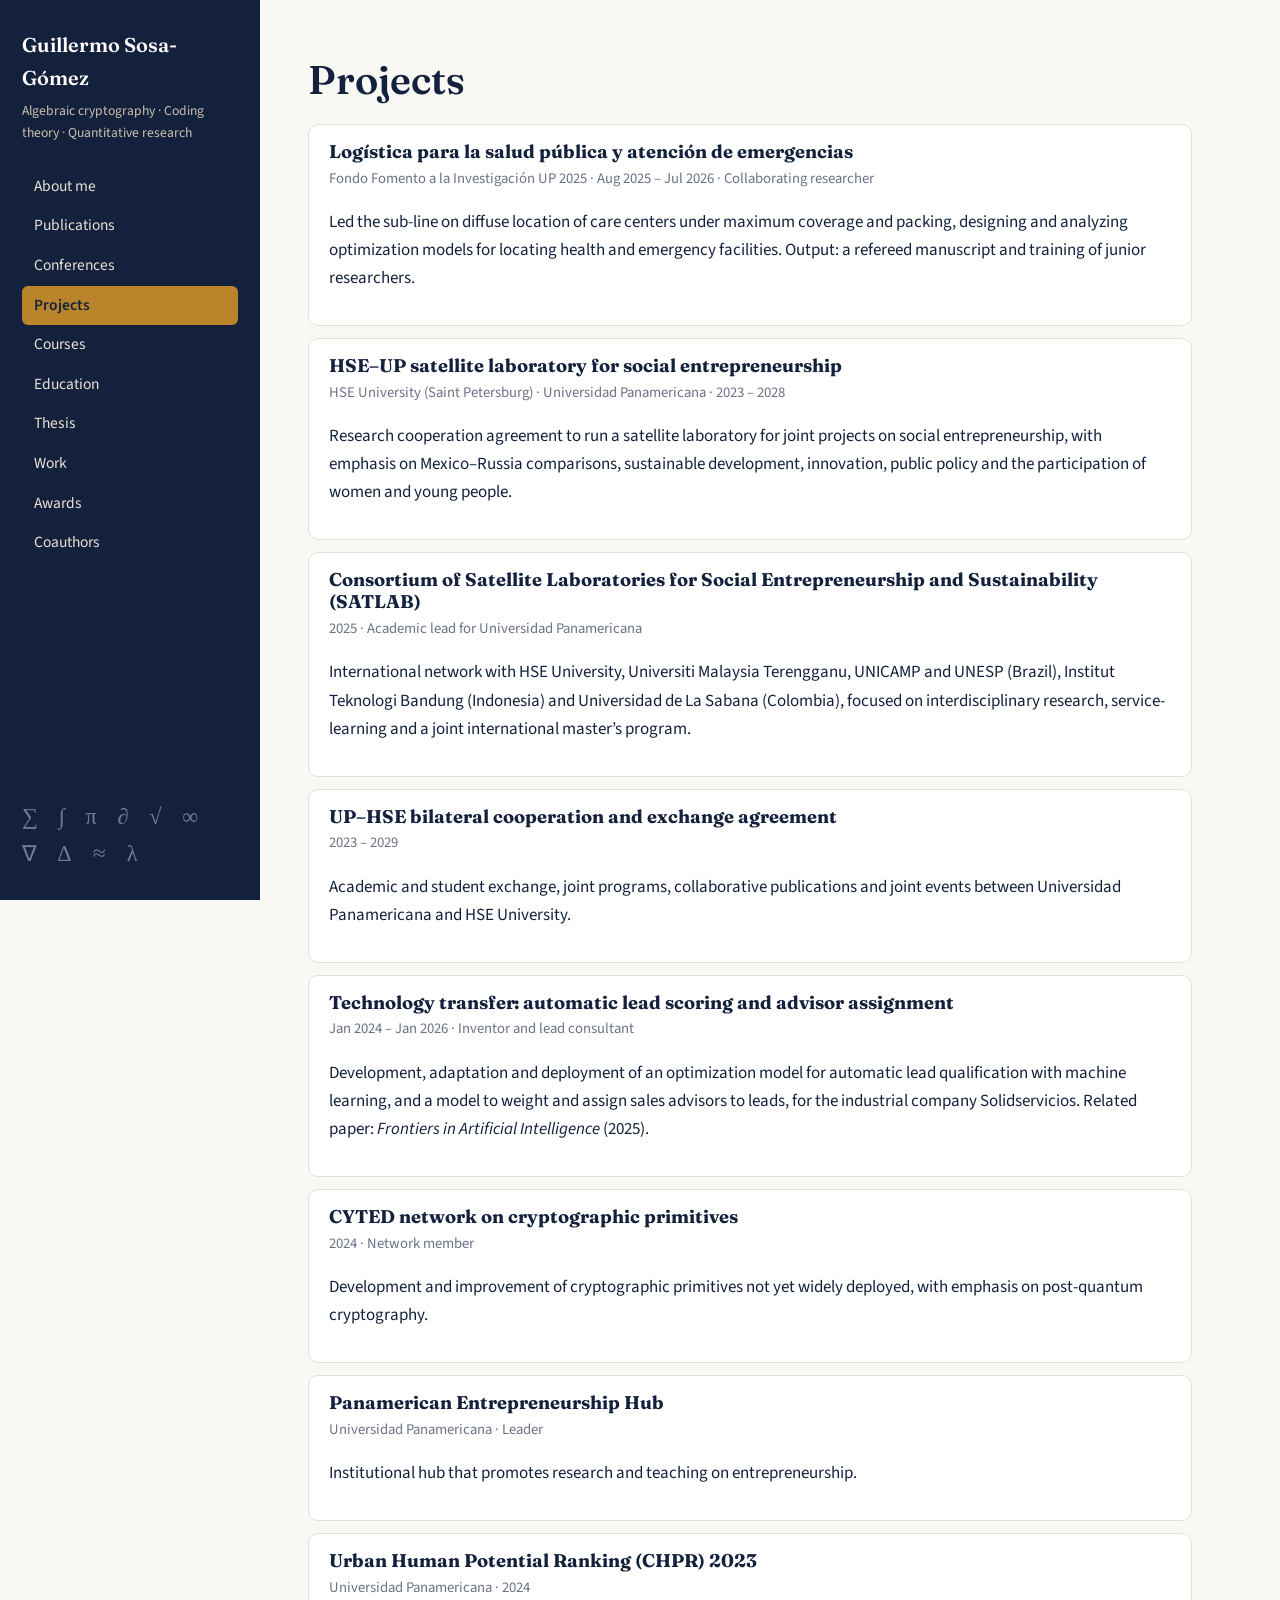
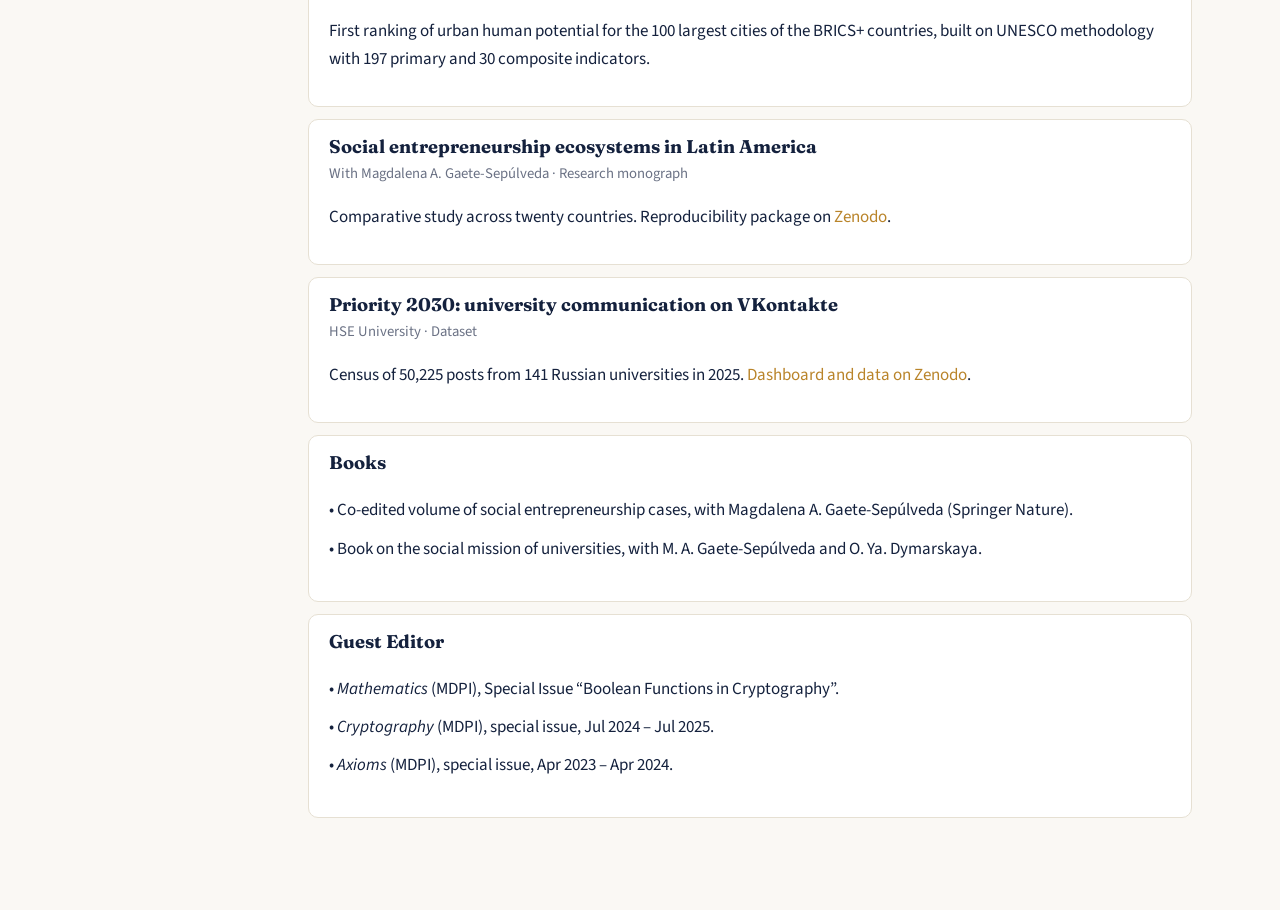
<file: projects.html>
<!doctype html><html lang="en"><head><meta charset="utf-8"><meta name="viewport" content="width=device-width,initial-scale=1">
<title>Projects — Guillermo Sosa-Gómez</title>
<meta name="description" content="Guillermo Sosa-Gómez — Professor-Researcher in algebraic cryptography, coding theory and quantitative research. Universidad Panamericana and HSE University.">
<meta name="author" content="Guillermo Sosa-Gómez">
<link rel="preconnect" href="https://fonts.googleapis.com"><link rel="preconnect" href="https://fonts.gstatic.com" crossorigin>
<link href="https://fonts.googleapis.com/css2?family=Fraunces:opsz,wght@9..144,500;9..144,600&family=Source+Sans+3:wght@400;600&display=swap" rel="stylesheet">
<link rel="stylesheet" href="style.css"></head><body>
<aside class="side"><div class="brand">Guillermo Sosa-Gómez</div><div class="tag">Algebraic cryptography · Coding theory · Quantitative research</div><nav><a href="index.html">About me</a><a href="papers.html">Publications</a><a href="conferences.html">Conferences</a><a href="projects.html" class=on>Projects</a><a href="courses.html">Courses</a><a href="education.html">Education</a><a href="thesis.html">Thesis</a><a href="work.html">Work</a><a href="awards.html">Awards</a><a href="coauthors.html">Coauthors</a></nav><div class="sym">∑ ∫ π ∂ √ ∞ ∇ ∆ ≈ λ</div></aside><main><h1>Projects</h1>
<div class="card"><h3>Logística para la salud pública y atención de emergencias</h3><div class="meta">Fondo Fomento a la Investigación UP 2025 · Aug 2025 – Jul 2026 · Collaborating researcher</div><p>Led the sub-line on diffuse location of care centers under maximum coverage and packing, designing and analyzing optimization models for locating health and emergency facilities. Output: a refereed manuscript and training of junior researchers.</p></div>
<div class="card"><h3>HSE–UP satellite laboratory for social entrepreneurship</h3><div class="meta">HSE University (Saint Petersburg) · Universidad Panamericana · 2023 – 2028</div><p>Research cooperation agreement to run a satellite laboratory for joint projects on social entrepreneurship, with emphasis on Mexico–Russia comparisons, sustainable development, innovation, public policy and the participation of women and young people.</p></div>
<div class="card"><h3>Consortium of Satellite Laboratories for Social Entrepreneurship and Sustainability (SATLAB)</h3><div class="meta">2025 · Academic lead for Universidad Panamericana</div><p>International network with HSE University, Universiti Malaysia Terengganu, UNICAMP and UNESP (Brazil), Institut Teknologi Bandung (Indonesia) and Universidad de La Sabana (Colombia), focused on interdisciplinary research, service-learning and a joint international master’s program.</p></div>
<div class="card"><h3>UP–HSE bilateral cooperation and exchange agreement</h3><div class="meta">2023 – 2029</div><p>Academic and student exchange, joint programs, collaborative publications and joint events between Universidad Panamericana and HSE University.</p></div>
<div class="card"><h3>Technology transfer: automatic lead scoring and advisor assignment</h3><div class="meta">Jan 2024 – Jan 2026 · Inventor and lead consultant</div><p>Development, adaptation and deployment of an optimization model for automatic lead qualification with machine learning, and a model to weight and assign sales advisors to leads, for the industrial company Solidservicios. Related paper: <i>Frontiers in Artificial Intelligence</i> (2025).</p></div>
<div class="card"><h3>CYTED network on cryptographic primitives</h3><div class="meta">2024 · Network member</div><p>Development and improvement of cryptographic primitives not yet widely deployed, with emphasis on post-quantum cryptography.</p></div>
<div class="card"><h3>Panamerican Entrepreneurship Hub</h3><div class="meta">Universidad Panamericana · Leader</div><p>Institutional hub that promotes research and teaching on entrepreneurship.</p></div>
<div class="card"><h3>Urban Human Potential Ranking (CHPR) 2023</h3><div class="meta">Universidad Panamericana · 2024</div><p>First ranking of urban human potential for the 100 largest cities of the BRICS+ countries, built on UNESCO methodology with 197 primary and 30 composite indicators.</p></div>
<div class="card"><h3>Social entrepreneurship ecosystems in Latin America</h3><div class="meta">With Magdalena A. Gaete-Sepúlveda · Research monograph</div><p>Comparative study across twenty countries. Reproducibility package on <a href="https://doi.org/10.5281/zenodo.23096594" target="_blank" rel="noopener">Zenodo</a>.</p></div>
<div class="card"><h3>Priority 2030: university communication on VKontakte</h3><div class="meta">HSE University · Dataset</div><p>Census of 50,225 posts from 141 Russian universities in 2025. <a href="https://doi.org/10.5281/zenodo.23080641" target="_blank" rel="noopener">Dashboard and data on Zenodo</a>.</p></div>
<div class="card"><h3>Books</h3><ul class="clean"><li>• Co-edited volume of social entrepreneurship cases, with Magdalena A. Gaete-Sepúlveda (Springer Nature).</li><li>• Book on the social mission of universities, with M. A. Gaete-Sepúlveda and O. Ya. Dymarskaya.</li></ul></div>
<div class="card"><h3>Guest Editor</h3><ul class="clean"><li>• <i>Mathematics</i> (MDPI), Special Issue “Boolean Functions in Cryptography”.</li><li>• <i>Cryptography</i> (MDPI), special issue, Jul 2024 – Jul 2025.</li><li>• <i>Axioms</i> (MDPI), special issue, Apr 2023 – Apr 2024.</li></ul></div></main></body></html>
</file>
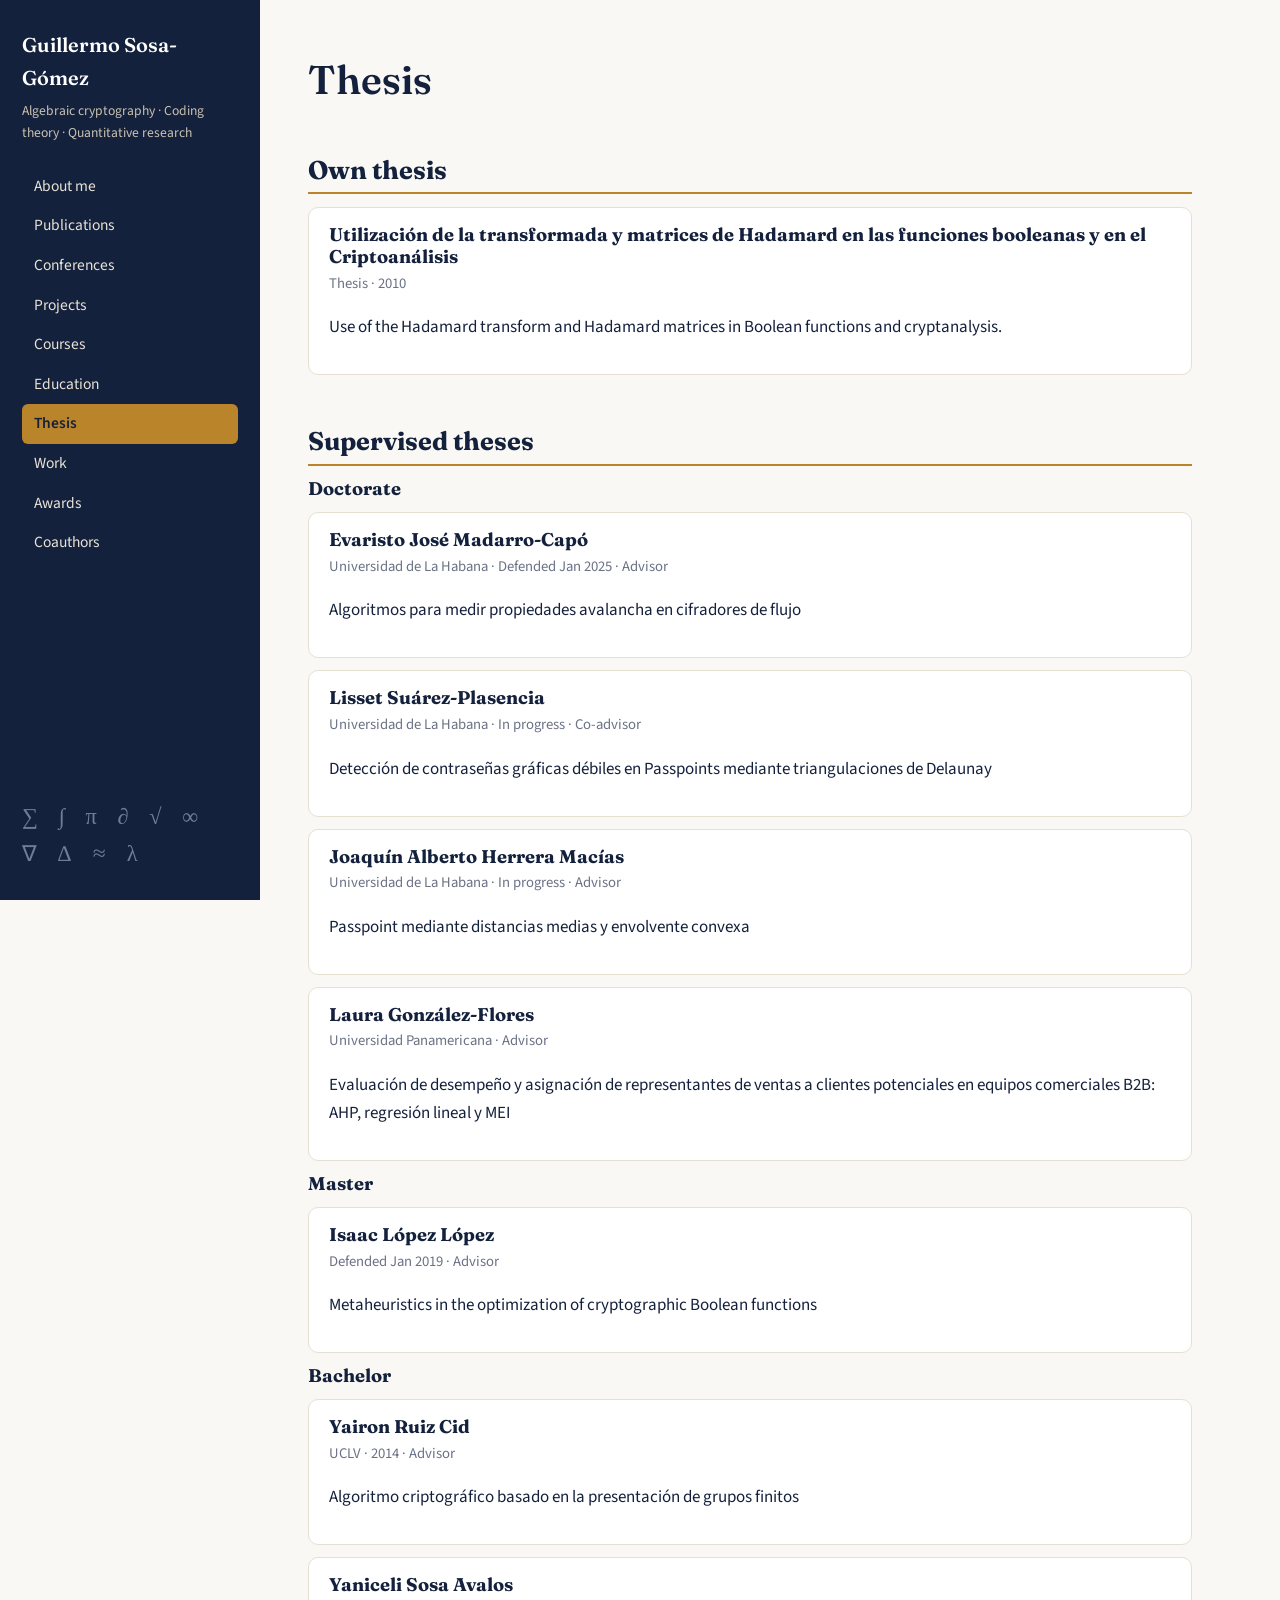
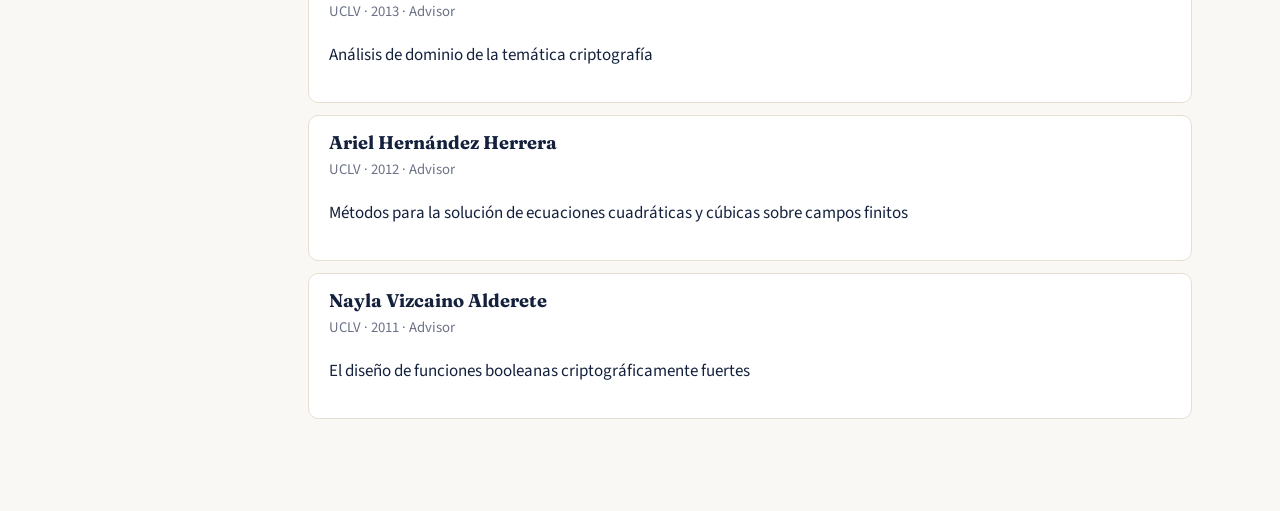
<file: thesis.html>
<!doctype html><html lang="en"><head><meta charset="utf-8"><meta name="viewport" content="width=device-width,initial-scale=1">
<title>Thesis — Guillermo Sosa-Gómez</title>
<meta name="description" content="Guillermo Sosa-Gómez — Professor-Researcher in algebraic cryptography, coding theory and quantitative research. Universidad Panamericana and HSE University.">
<meta name="author" content="Guillermo Sosa-Gómez">
<link rel="preconnect" href="https://fonts.googleapis.com"><link rel="preconnect" href="https://fonts.gstatic.com" crossorigin>
<link href="https://fonts.googleapis.com/css2?family=Fraunces:opsz,wght@9..144,500;9..144,600&family=Source+Sans+3:wght@400;600&display=swap" rel="stylesheet">
<link rel="stylesheet" href="style.css"></head><body>
<aside class="side"><div class="brand">Guillermo Sosa-Gómez</div><div class="tag">Algebraic cryptography · Coding theory · Quantitative research</div><nav><a href="index.html">About me</a><a href="papers.html">Publications</a><a href="conferences.html">Conferences</a><a href="projects.html">Projects</a><a href="courses.html">Courses</a><a href="education.html">Education</a><a href="thesis.html" class=on>Thesis</a><a href="work.html">Work</a><a href="awards.html">Awards</a><a href="coauthors.html">Coauthors</a></nav><div class="sym">∑ ∫ π ∂ √ ∞ ∇ ∆ ≈ λ</div></aside><main><h1>Thesis</h1><h2>Own thesis</h2><div class="card"><h3>Utilización de la transformada y matrices de Hadamard en las funciones booleanas y en el Criptoanálisis</h3><div class="meta">Thesis · 2010</div><p>Use of the Hadamard transform and Hadamard matrices in Boolean functions and cryptanalysis.</p></div><h2>Supervised theses</h2><h3>Doctorate</h3><div class="card"><h3>Evaristo José Madarro-Capó</h3><div class="meta">Universidad de La Habana · Defended Jan 2025 · Advisor</div><p>Algoritmos para medir propiedades avalancha en cifradores de flujo</p></div><div class="card"><h3>Lisset Suárez-Plasencia</h3><div class="meta">Universidad de La Habana · In progress · Co-advisor</div><p>Detección de contraseñas gráficas débiles en Passpoints mediante triangulaciones de Delaunay</p></div><div class="card"><h3>Joaquín Alberto Herrera Macías</h3><div class="meta">Universidad de La Habana · In progress · Advisor</div><p>Passpoint mediante distancias medias y envolvente convexa</p></div><div class="card"><h3>Laura González-Flores</h3><div class="meta">Universidad Panamericana · Advisor</div><p>Evaluación de desempeño y asignación de representantes de ventas a clientes potenciales en equipos comerciales B2B: AHP, regresión lineal y MEI</p></div><h3>Master</h3><div class="card"><h3>Isaac López López</h3><div class="meta">Defended Jan 2019 · Advisor</div><p>Metaheuristics in the optimization of cryptographic Boolean functions</p></div><h3>Bachelor</h3><div class="card"><h3>Yairon Ruiz Cid</h3><div class="meta">UCLV · 2014 · Advisor</div><p>Algoritmo criptográfico basado en la presentación de grupos finitos</p></div><div class="card"><h3>Yaniceli Sosa Avalos</h3><div class="meta">UCLV · 2013 · Advisor</div><p>Análisis de dominio de la temática criptografía</p></div><div class="card"><h3>Ariel Hernández Herrera</h3><div class="meta">UCLV · 2012 · Advisor</div><p>Métodos para la solución de ecuaciones cuadráticas y cúbicas sobre campos finitos</p></div><div class="card"><h3>Nayla Vizcaino Alderete</h3><div class="meta">UCLV · 2011 · Advisor</div><p>El diseño de funciones booleanas criptográficamente fuertes</p></div></main></body></html>
</file>
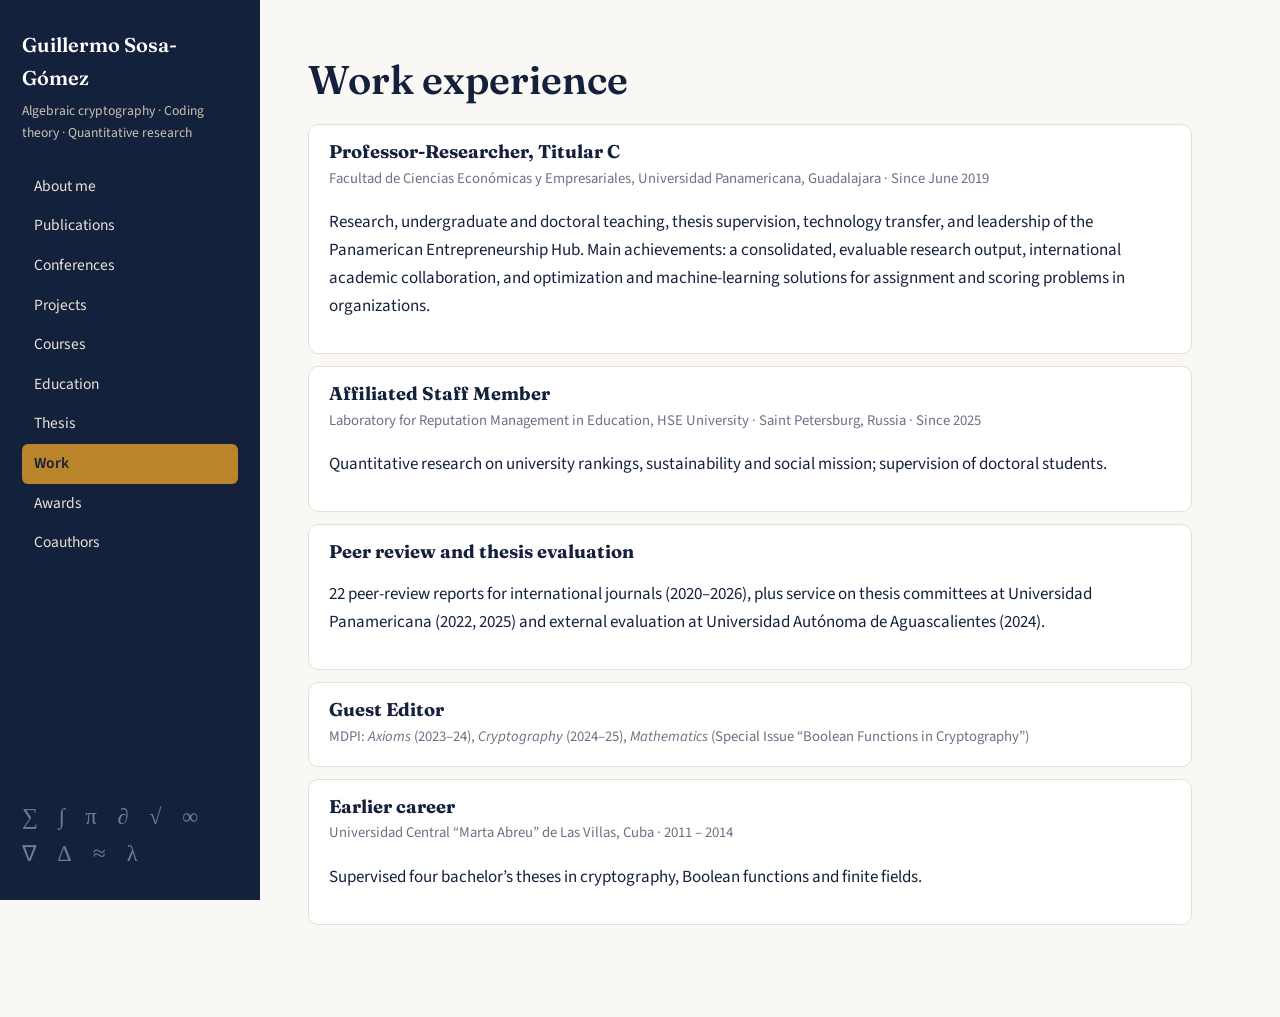
<file: work.html>
<!doctype html><html lang="en"><head><meta charset="utf-8"><meta name="viewport" content="width=device-width,initial-scale=1">
<title>Work — Guillermo Sosa-Gómez</title>
<meta name="description" content="Guillermo Sosa-Gómez — Professor-Researcher in algebraic cryptography, coding theory and quantitative research. Universidad Panamericana and HSE University.">
<meta name="author" content="Guillermo Sosa-Gómez">
<link rel="preconnect" href="https://fonts.googleapis.com"><link rel="preconnect" href="https://fonts.gstatic.com" crossorigin>
<link href="https://fonts.googleapis.com/css2?family=Fraunces:opsz,wght@9..144,500;9..144,600&family=Source+Sans+3:wght@400;600&display=swap" rel="stylesheet">
<link rel="stylesheet" href="style.css"></head><body>
<aside class="side"><div class="brand">Guillermo Sosa-Gómez</div><div class="tag">Algebraic cryptography · Coding theory · Quantitative research</div><nav><a href="index.html">About me</a><a href="papers.html">Publications</a><a href="conferences.html">Conferences</a><a href="projects.html">Projects</a><a href="courses.html">Courses</a><a href="education.html">Education</a><a href="thesis.html">Thesis</a><a href="work.html" class=on>Work</a><a href="awards.html">Awards</a><a href="coauthors.html">Coauthors</a></nav><div class="sym">∑ ∫ π ∂ √ ∞ ∇ ∆ ≈ λ</div></aside><main><h1>Work experience</h1>
<div class="card"><h3>Professor-Researcher, Titular C</h3><div class="meta">Facultad de Ciencias Económicas y Empresariales, Universidad Panamericana, Guadalajara · Since June 2019</div><p>Research, undergraduate and doctoral teaching, thesis supervision, technology transfer, and leadership of the Panamerican Entrepreneurship Hub. Main achievements: a consolidated, evaluable research output, international academic collaboration, and optimization and machine-learning solutions for assignment and scoring problems in organizations.</p></div>
<div class="card"><h3>Affiliated Staff Member</h3><div class="meta">Laboratory for Reputation Management in Education, HSE University · Saint Petersburg, Russia · Since 2025</div><p>Quantitative research on university rankings, sustainability and social mission; supervision of doctoral students.</p></div>
<div class="card"><h3>Peer review and thesis evaluation</h3><p>22 peer-review reports for international journals (2020–2026), plus service on thesis committees at Universidad Panamericana (2022, 2025) and external evaluation at Universidad Autónoma de Aguascalientes (2024).</p></div>
<div class="card"><h3>Guest Editor</h3><div class="meta">MDPI: <i>Axioms</i> (2023–24), <i>Cryptography</i> (2024–25), <i>Mathematics</i> (Special Issue “Boolean Functions in Cryptography”)</div></div>
<div class="card"><h3>Earlier career</h3><div class="meta">Universidad Central “Marta Abreu” de Las Villas, Cuba · 2011 – 2014</div><p>Supervised four bachelor’s theses in cryptography, Boolean functions and finite fields.</p></div></main></body></html>
</file>
<file: style.css>
:root{--ink:#14213d;--ink2:#2b3a5c;--gold:#b9842a;--gold2:#e0b25a;--bg:#faf8f4;--card:#ffffff;--line:#e6e0d3;--mut:#6b7285}
@media (prefers-color-scheme:dark){:root{--ink:#e9ecf4;--ink2:#c3c9da;--gold:#e0b25a;--gold2:#f0cf8a;--bg:#0f1524;--card:#161e33;--line:#26304d;--mut:#98a1ba}}
*{box-sizing:border-box}html{scroll-behavior:smooth}
body{margin:0;background:var(--bg);color:var(--ink);font:17px/1.65 'Source Sans 3',system-ui,sans-serif}
h1,h2,h3{font-family:'Fraunces',Georgia,serif;line-height:1.2;margin:0 0 .5em}
h1{font-size:2.5rem;font-weight:600}h2{font-size:1.6rem;margin-top:2em;padding-bottom:.25em;border-bottom:2px solid var(--gold)}h3{font-size:1.15rem}
a{color:var(--gold);text-decoration:none;border-bottom:1px solid transparent}a:hover{border-bottom-color:var(--gold)}
.side{position:fixed;inset:0 auto 0 0;width:260px;background:var(--ink);color:#f3efe6;padding:28px 22px;display:flex;flex-direction:column;overflow:auto}
@media (prefers-color-scheme:dark){.side{background:#0a0f1c;border-right:1px solid var(--line)}}
.side .brand{font-family:'Fraunces',serif;font-size:1.25rem;font-weight:600;color:#fff;border:0;margin-bottom:6px}
.side .tag{font-size:.85rem;color:#c9c2b0;margin-bottom:22px}
.side nav a{display:block;color:#e8e3d4;padding:7px 12px;border-radius:6px;border:0;font-size:.97rem}
.side nav a:hover{background:rgba(255,255,255,.08)}.side nav a.on{background:var(--gold);color:#14213d;font-weight:600}
.sym{margin-top:auto;padding-top:24px;font-family:'Fraunces',serif;font-size:1.4rem;letter-spacing:.35em;color:#8a93ad;opacity:.8;word-break:break-all}
main{margin-left:260px;max-width:980px;padding:56px 48px 80px}
.hero{display:flex;gap:28px;align-items:center;flex-wrap:wrap;margin-bottom:12px}
.mono{width:132px;height:132px;border-radius:50%;background:linear-gradient(135deg,var(--ink),var(--ink2));color:var(--gold2);display:grid;place-items:center;font-family:'Fraunces',serif;font-size:3rem;font-weight:600;border:4px solid var(--gold);flex:none}
.sub{color:var(--mut);font-size:1.05rem;margin:.1em 0}
.chips{display:flex;flex-wrap:wrap;gap:8px;margin:14px 0}
.chip{background:var(--card);border:1px solid var(--line);border-radius:999px;padding:3px 13px;font-size:.88rem;color:var(--ink2)}
.stats{display:grid;grid-template-columns:repeat(auto-fit,minmax(130px,1fr));gap:12px;margin:22px 0}
.stat{background:var(--card);border:1px solid var(--line);border-radius:10px;padding:14px 16px}
.stat b{display:block;font-family:'Fraunces',serif;font-size:1.7rem;color:var(--gold)}.stat span{font-size:.85rem;color:var(--mut)}
.card{background:var(--card);border:1px solid var(--line);border-radius:10px;padding:16px 20px;margin:12px 0}
.card h3{margin:0 0 .2em}.meta{color:var(--mut);font-size:.92rem}
ul.clean{list-style:none;padding:0}ul.clean li{padding:5px 0}
.pub{padding:12px 0;border-bottom:1px solid var(--line)}.pub .t{font-weight:600}.pub .a{font-size:.95rem;color:var(--ink2)}.pub .v{font-size:.9rem;color:var(--mut);font-style:italic}
.pub b.me{color:var(--gold)}
.yr{font-family:'Fraunces',serif;color:var(--gold);font-size:1.3rem;margin-top:1.6em}
#q{width:100%;padding:11px 14px;border:1px solid var(--line);border-radius:8px;background:var(--card);color:var(--ink);font:inherit;margin:8px 0 6px}
table{width:100%;border-collapse:collapse}th,td{text-align:left;padding:9px 10px;border-bottom:1px solid var(--line)}th{font-size:.85rem;color:var(--mut);text-transform:uppercase;letter-spacing:.05em}
.bar{display:inline-block;height:8px;background:var(--gold);border-radius:4px;vertical-align:middle}
.note{font-size:.9rem;color:var(--mut);margin-top:2em}
.top{display:none}
@media (max-width:860px){.side{position:static;width:auto;padding:16px}.side nav{display:flex;flex-wrap:wrap;gap:4px}.sym{display:none}main{margin:0;padding:28px 20px 60px}h1{font-size:2rem}.side .tag{margin-bottom:10px}}
</file>
